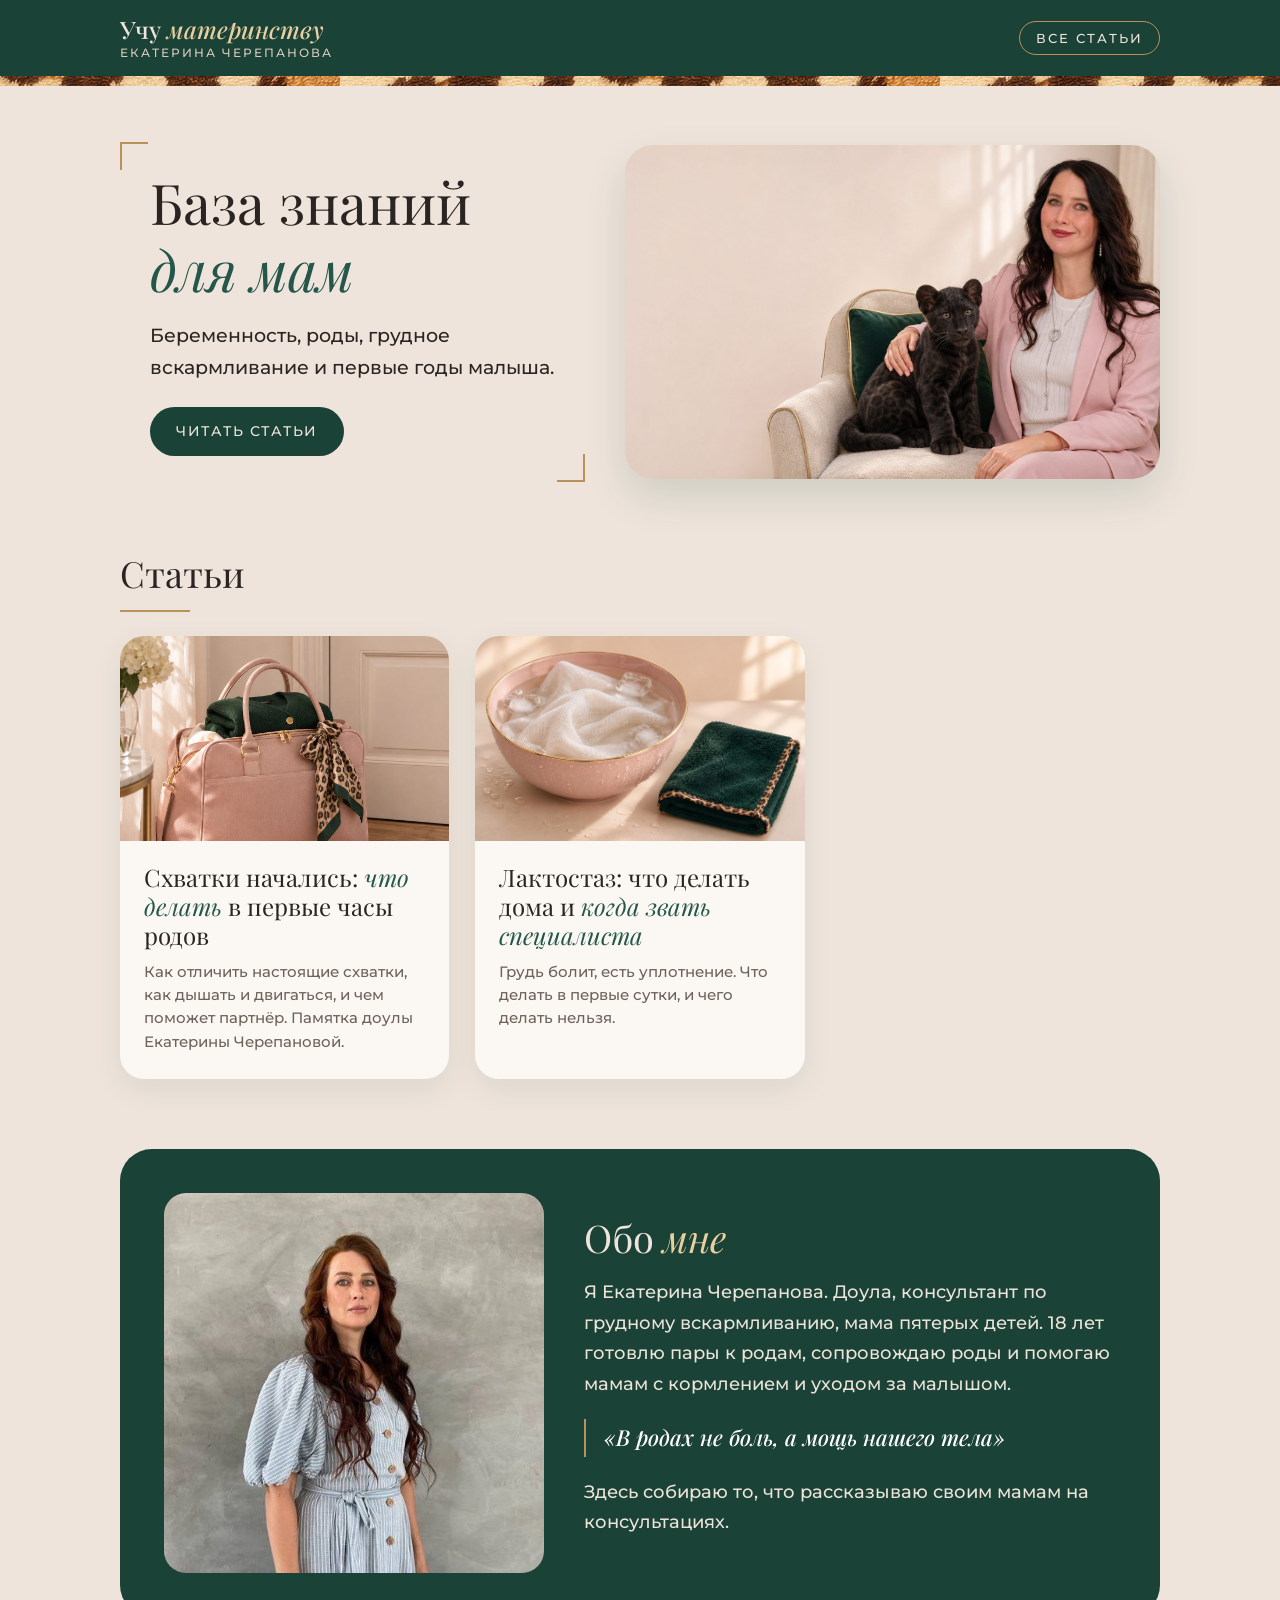
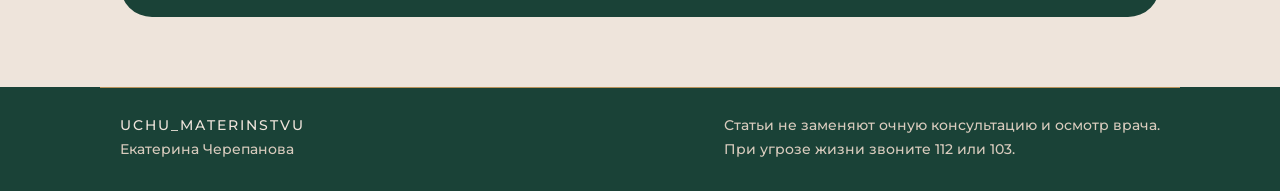
<file: index.html>
<!doctype html>
<html lang="ru"><head>
<meta charset="utf-8"><meta name="viewport" content="width=device-width,initial-scale=1">
<title>Учу материнству: база знаний Екатерины Черепановой</title>
<meta name="description" content="Беременность, роды, грудное вскармливание и первые годы малыша.">
<link rel="canonical" href="https://uchumaterinstvu.ru/">
<meta property="og:type" content="website"><meta property="og:title" content="Учу материнству: база знаний Екатерины Черепановой">
<meta property="og:description" content="Беременность, роды, грудное вскармливание и первые годы малыша."><meta property="og:url" content="https://uchumaterinstvu.ru/">
<meta property="og:locale" content="ru_RU"><meta property="og:site_name" content="Учу материнству"><meta property="og:image" content="https://uchumaterinstvu.ru/img/hero.jpg">
<link rel="stylesheet" href="/style.css">
</head><body>
<header><div class="wrap"><a class="brand" href="/">Учу <em>материнству</em><small>Екатерина Черепанова</small></a>
<nav><a href="/#articles">Все статьи</a></nav></div></header>
<div class="leo"></div>
<main><div class="wrap">
<section class="hero"><div class="bracket"><h1>База знаний <em>для мам</em></h1><p>Беременность, роды, грудное вскармливание и первые годы малыша.</p>
<a class="btn" href="#articles">Читать статьи</a></div><img src="/img/hero.jpg" alt="Екатерина Черепанова"></section>
<h2 class="section-title serif" id="articles">Статьи</h2><section class="cards"><a class='card' href='/shvatki-nachalis-chto-delat/'><img src='/img/shv_cover.jpg' alt=''><div class='in'><h3>Схватки начались: <em>что делать</em> в первые часы родов</h3><p>Как отличить настоящие схватки, как дышать и двигаться, и чем поможет партнёр. Памятка доулы Екатерины Черепановой.</p></div></a><a class='card' href='/laktostaz-chto-delat/'><img src='/img/lak_cover.jpg' alt=''><div class='in'><h3>Лактостаз: что делать дома и <em>когда звать специалиста</em></h3><p>Грудь болит, есть уплотнение. Что делать в первые сутки, и чего делать нельзя.</p></div></a></section>
<section class="about"><img src="/img/about.jpg" alt="Екатерина Черепанова"><div><h2>Обо <em>мне</em></h2>
<p>Я Екатерина Черепанова. Доула, консультант по грудному вскармливанию, мама пятерых детей.
18 лет готовлю пары к родам, сопровождаю роды и помогаю мамам с кормлением и уходом за малышом.</p>
<div class="quote">«В родах не боль, а мощь нашего тела»</div>
<p>Здесь собираю то, что рассказываю своим мамам на консультациях.</p>
</div></section></div></main>
<footer><div class="wrap"><span><b>UCHU_MATERINSTVU</b><br>Екатерина Черепанова</span>
<span>Статьи не заменяют очную консультацию и осмотр врача.<br>При угрозе жизни звоните 112 или 103.</span></div></footer>
</body></html>
</file>
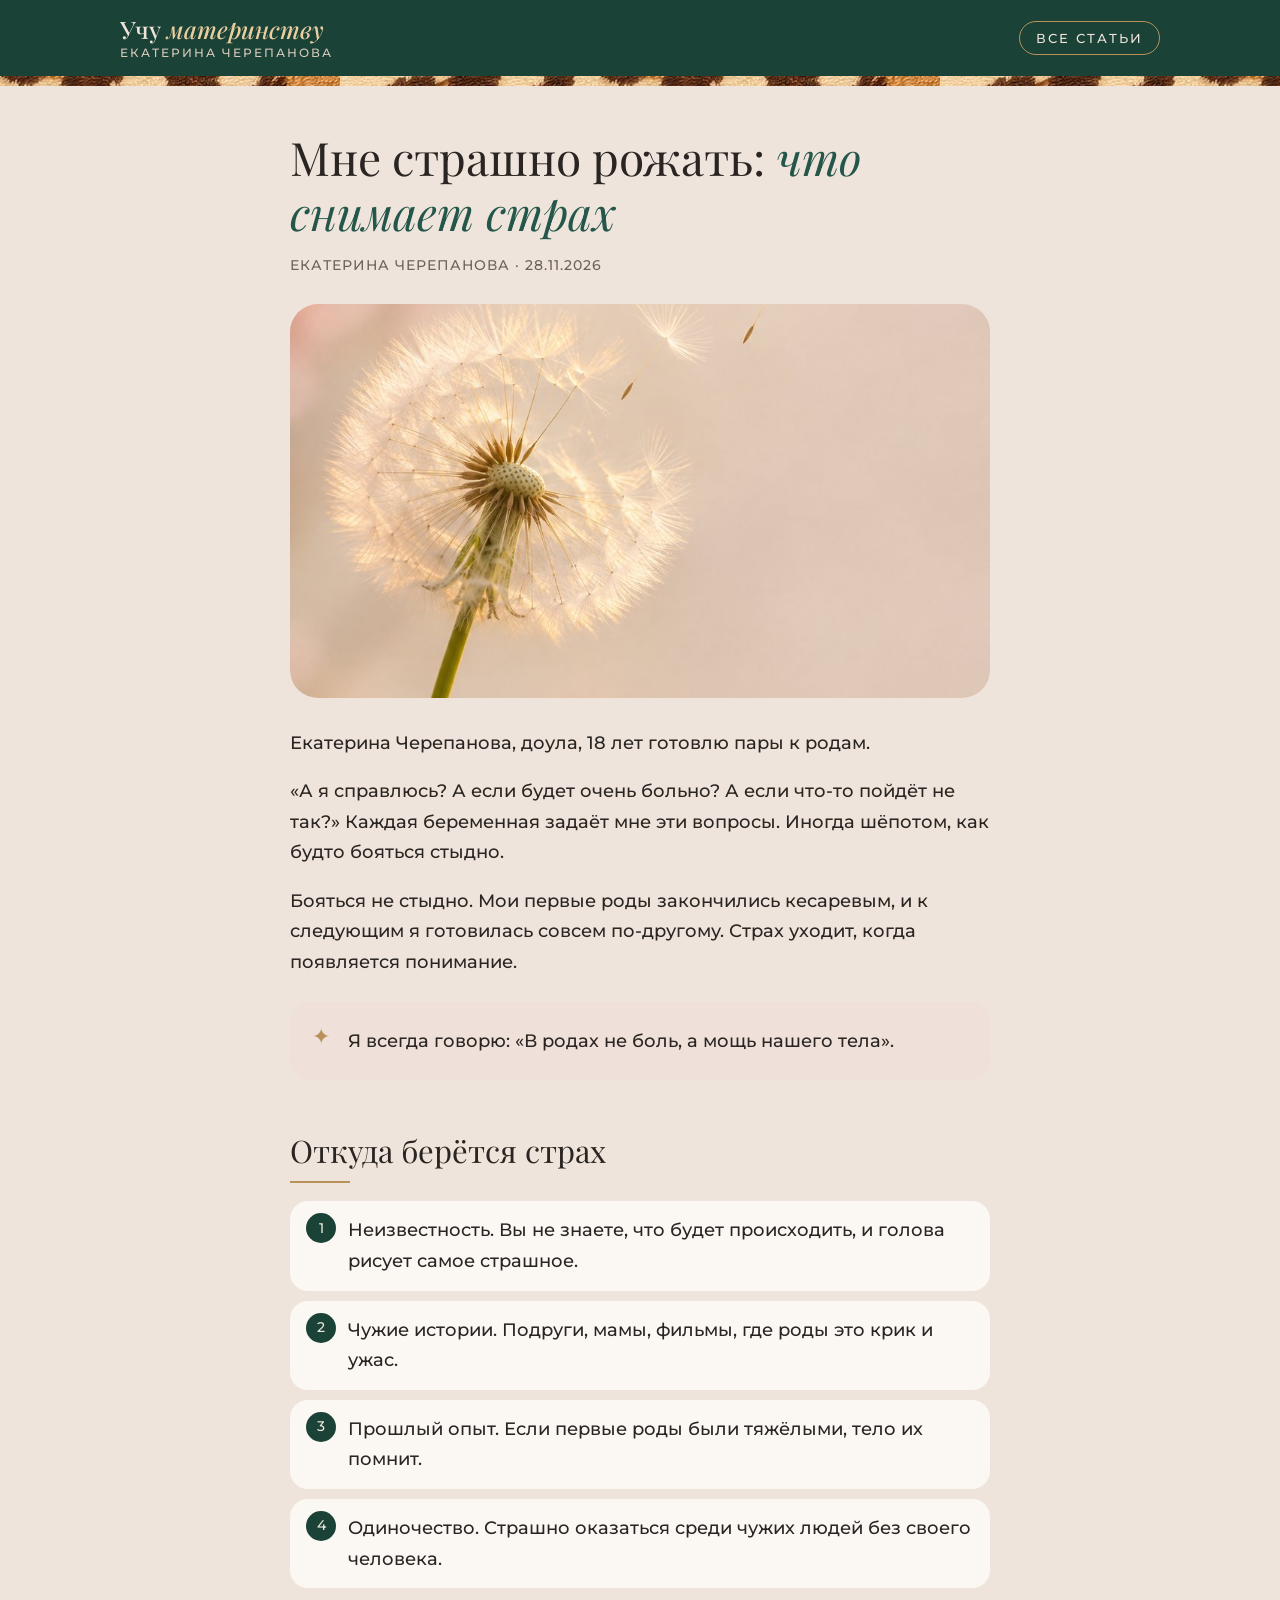
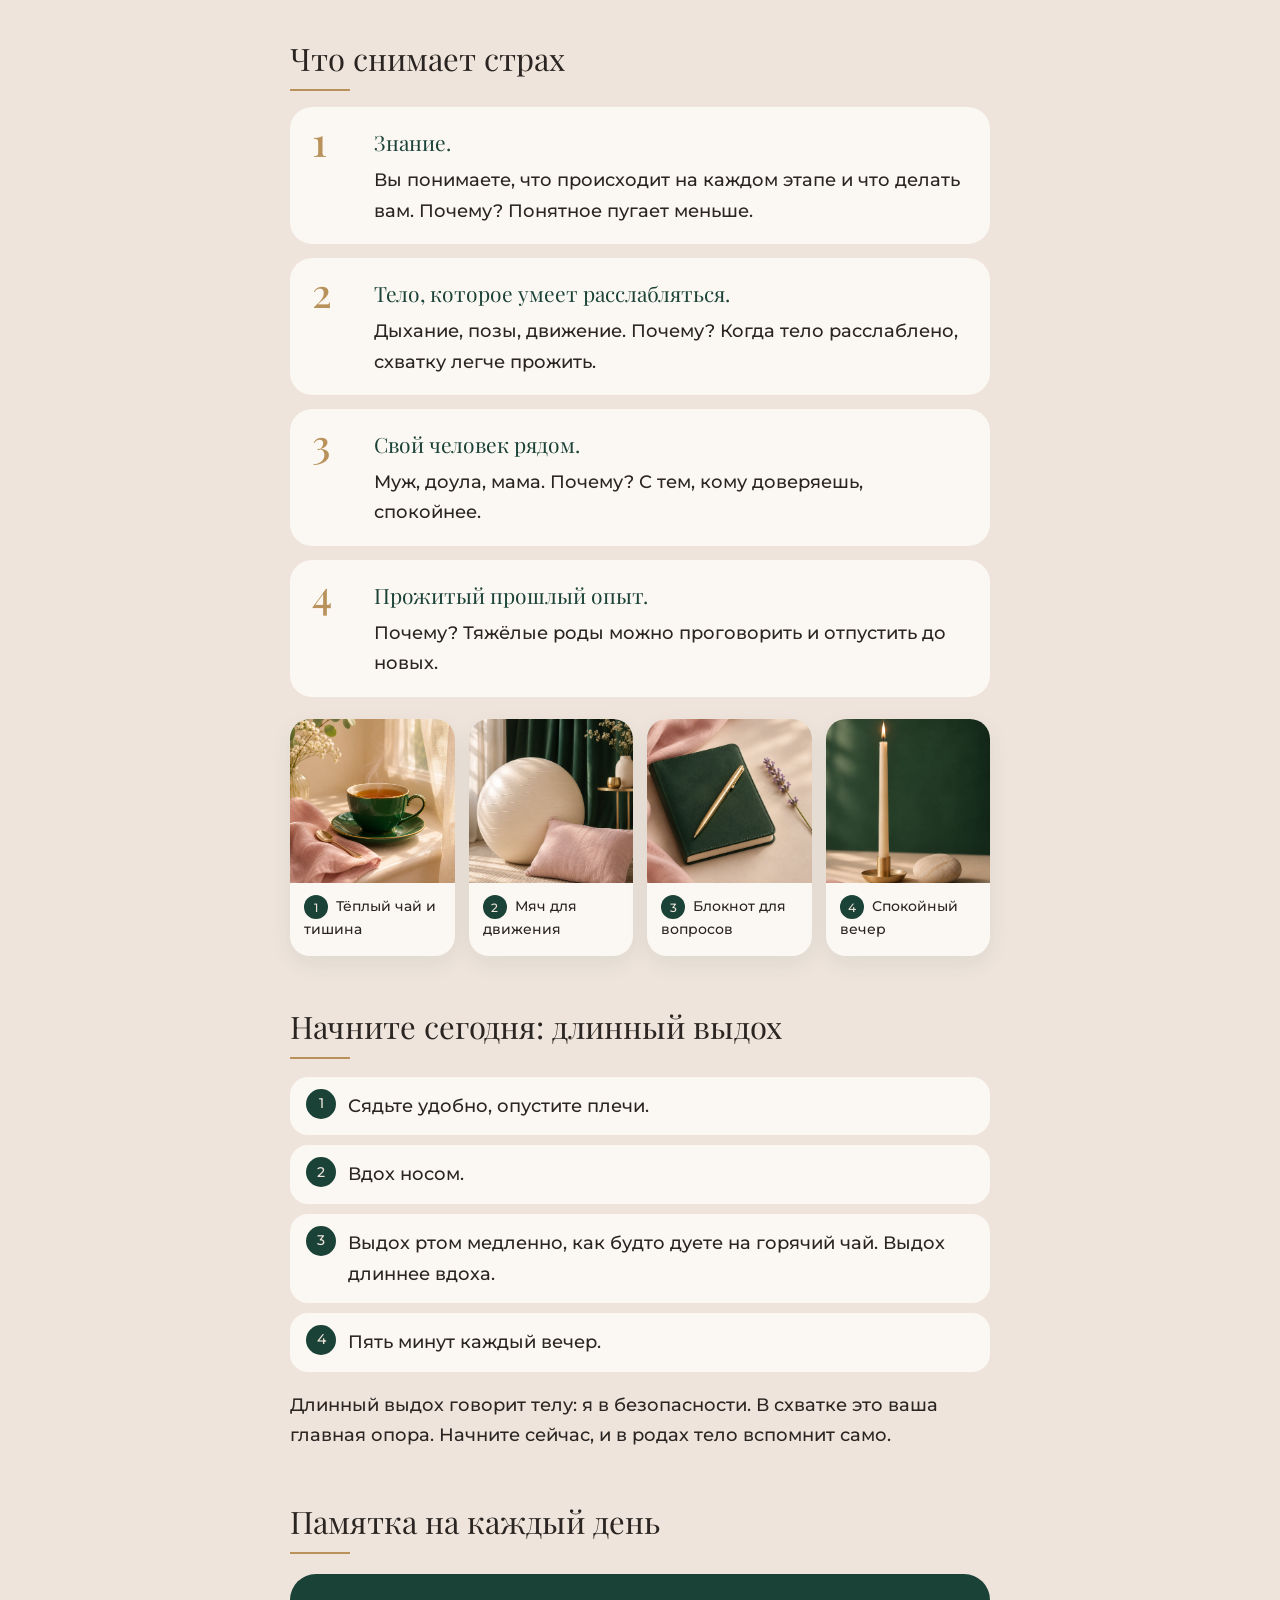
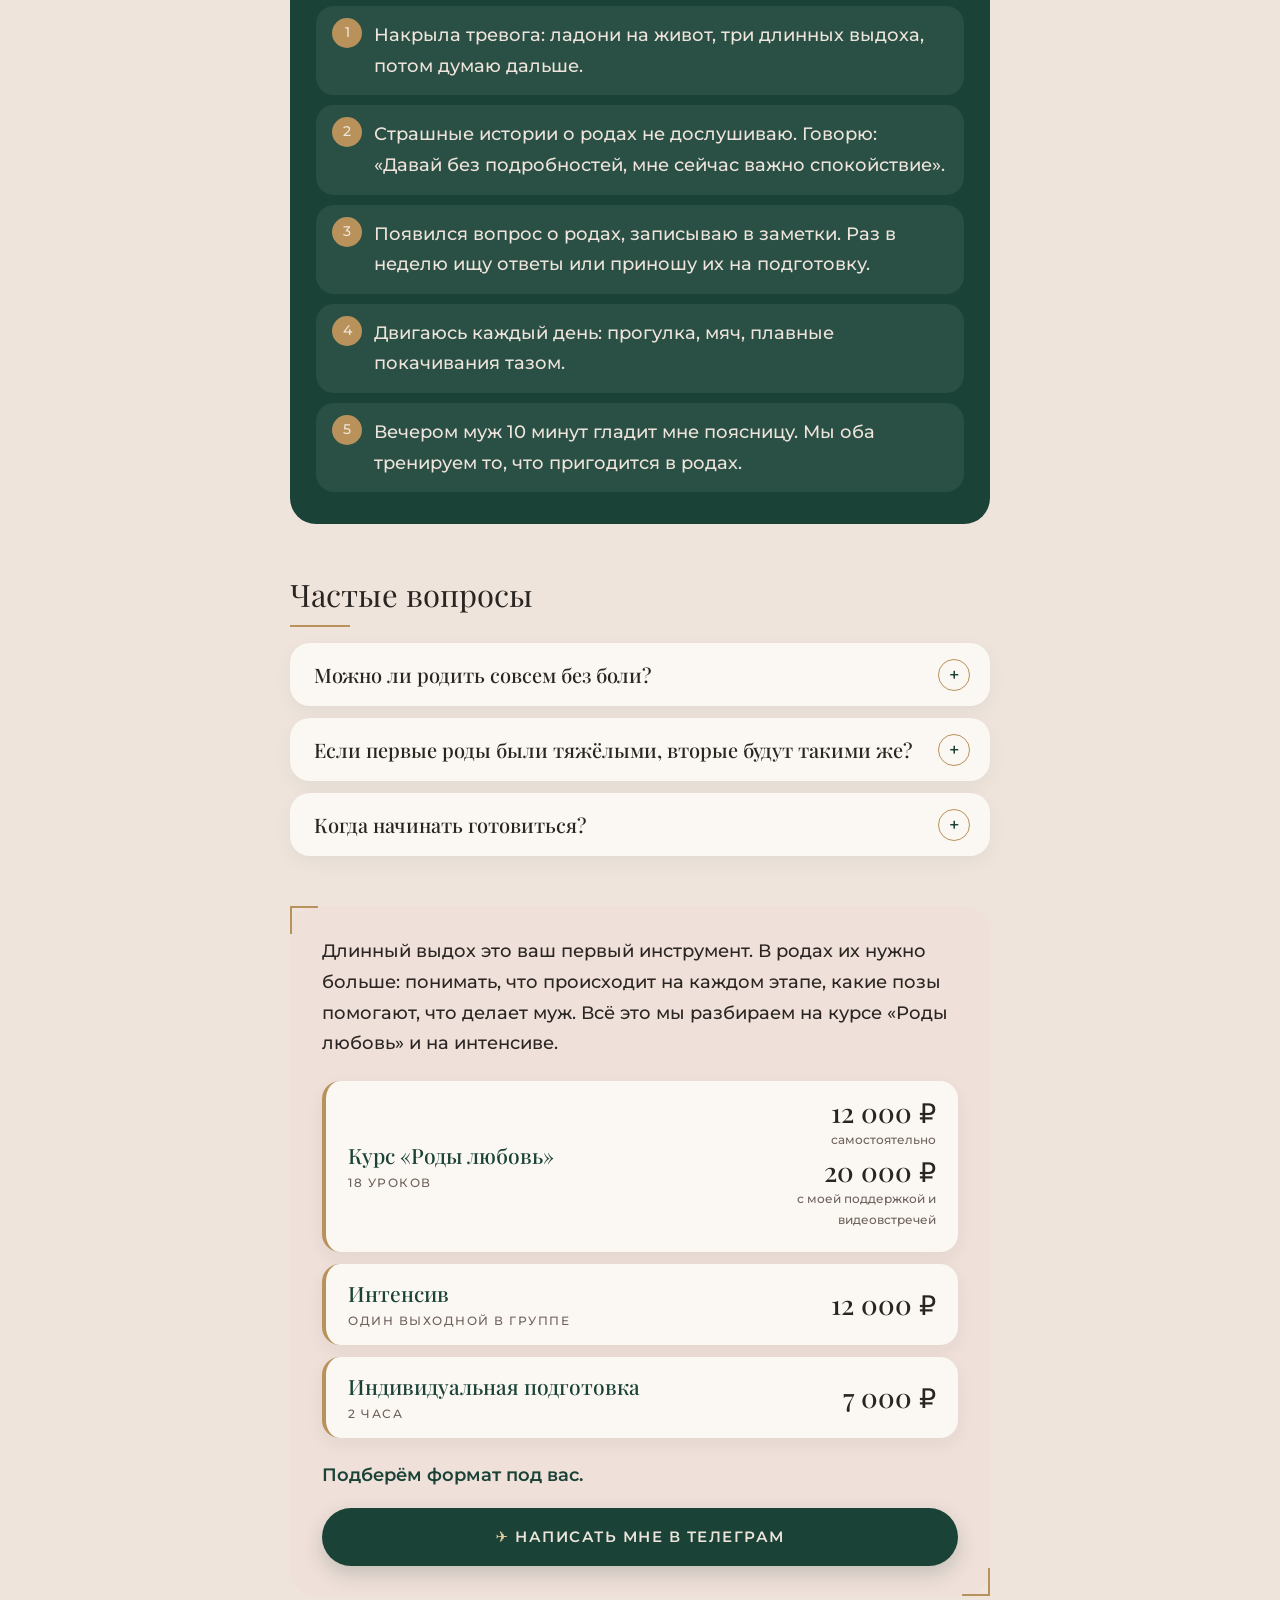
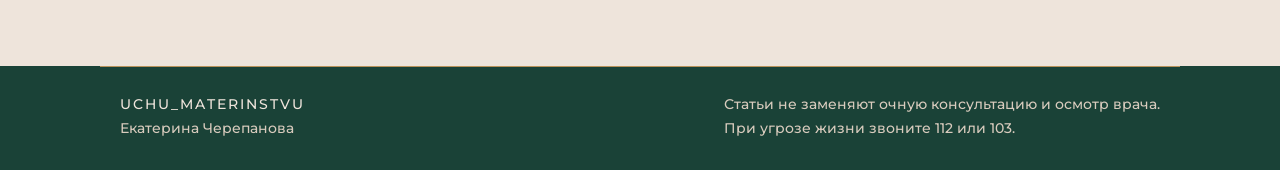
<file: boyus-rozhat/index.html>
<!doctype html>
<html lang="ru"><head>
<meta charset="utf-8"><meta name="viewport" content="width=device-width,initial-scale=1">
<title>Мне страшно рожать: что снимает страх</title>
<meta name="description" content="Откуда берётся страх родов, что помогает прийти в роды спокойной и одно упражнение, которое можно начать сегодня вечером.">
<link rel="canonical" href="https://uchumaterinstvu.ru/boyus-rozhat/"><meta name="robots" content="noindex, nofollow">
<meta property="og:type" content="article"><meta property="og:title" content="Мне страшно рожать: что снимает страх">
<meta property="og:description" content="Откуда берётся страх родов, что помогает прийти в роды спокойной и одно упражнение, которое можно начать сегодня вечером."><meta property="og:url" content="https://uchumaterinstvu.ru/boyus-rozhat/">
<meta property="og:locale" content="ru_RU"><meta property="og:site_name" content="Учу материнству"><meta property="og:image" content="https://uchumaterinstvu.ru/img/strah_inner.jpg">
<link rel="stylesheet" href="/style.css">
</head><body>
<header><div class="wrap"><a class="brand" href="/">Учу <em>материнству</em><small>Екатерина Черепанова</small></a>
<nav><a href="/#articles">Все статьи</a></nav></div></header>
<div class="leo"></div>
<main><div class='narrow'><article><h1>Мне страшно рожать: <em>что снимает страх</em></h1><p class='meta'>Екатерина Черепанова · 28.11.2026</p><img class='cover' src='/img/strah_inner.jpg' alt=''><p>Екатерина Черепанова, доула, 18 лет готовлю пары к родам.</p>
<p>«А я справлюсь? А если будет очень больно? А если что-то пойдёт не так?» Каждая беременная задаёт мне эти вопросы. Иногда шёпотом, как будто бояться стыдно.</p>
<p>Бояться не стыдно. Мои первые роды закончились кесаревым, и к следующим я готовилась совсем по-другому. Страх уходит, когда появляется понимание.</p>
<div class="note">
<p>Я всегда говорю: «В родах не боль, а мощь нашего тела».</p>
</div>
<h2>Откуда берётся страх</h2>
<ol>
<li>Неизвестность. Вы не знаете, что будет происходить, и голова рисует самое страшное.</li>
<li>Чужие истории. Подруги, мамы, фильмы, где роды это крик и ужас.</li>
<li>Прошлый опыт. Если первые роды были тяжёлыми, тело их помнит.</li>
<li>Одиночество. Страшно оказаться среди чужих людей без своего человека.</li>
</ol>
<h2>Что снимает страх</h2>
<div class='tip'><span class='n'>1</span><b>Знание.</b>Вы понимаете, что происходит на каждом этапе и что делать вам. Почему? Понятное пугает меньше.</div>
<div class='tip'><span class='n'>2</span><b>Тело, которое умеет расслабляться.</b>Дыхание, позы, движение. Почему? Когда тело расслаблено, схватку легче прожить.</div>
<div class='tip'><span class='n'>3</span><b>Свой человек рядом.</b>Муж, доула, мама. Почему? С тем, кому доверяешь, спокойнее.</div>
<div class='tip'><span class='n'>4</span><b>Прожитый прошлый опыт.</b>Почему? Тяжёлые роды можно проговорить и отпустить до новых.</div>
<div class="poses">
<figure><img src="/img/strah_g1.jpg" alt="Чашка тёплого чая"><figcaption><b>1</b>Тёплый чай и тишина</figcaption></figure>
<figure><img src="/img/strah_g2.jpg" alt="Мяч для родов и подушка"><figcaption><b>2</b>Мяч для движения</figcaption></figure>
<figure><img src="/img/strah_g3.jpg" alt="Блокнот и лаванда"><figcaption><b>3</b>Блокнот для вопросов</figcaption></figure>
<figure><img src="/img/strah_candle.jpg" alt="Свеча и камень"><figcaption><b>4</b>Спокойный вечер</figcaption></figure>
</div>

<h2>Начните сегодня: длинный выдох</h2>
<ol>
<li>Сядьте удобно, опустите плечи.</li>
<li>Вдох носом.</li>
<li>Выдох ртом медленно, как будто дуете на горячий чай. Выдох длиннее вдоха.</li>
<li>Пять минут каждый вечер.</li>
</ol>
<p>Длинный выдох говорит телу: я в безопасности. В схватке это ваша главная опора. Начните сейчас, и в родах тело вспомнит само.</p>
<h2>Памятка на каждый день</h2>
<div class="memo">
<ol>
<li>Накрыла тревога: ладони на живот, три длинных выдоха, потом думаю дальше.</li>
<li>Страшные истории о родах не дослушиваю. Говорю: «Давай без подробностей, мне сейчас важно спокойствие».</li>
<li>Появился вопрос о родах, записываю в заметки. Раз в неделю ищу ответы или приношу их на подготовку.</li>
<li>Двигаюсь каждый день: прогулка, мяч, плавные покачивания тазом.</li>
<li>Вечером муж 10 минут гладит мне поясницу. Мы оба тренируем то, что пригодится в родах.</li>
</ol>
</div>
<h2>Частые вопросы</h2>
<details class='faq'><summary>Можно ли родить совсем без боли?</summary><p>Нет, и я честно это говорю. Облегчить ощущения можно: дыхание, позы, движение, свой человек рядом.</p></details>
<details class='faq'><summary>Если первые роды были тяжёлыми, вторые будут такими же?</summary><p>Не обязательно. Каждые роды разные: другой малыш, другой срок, другая вы.</p></details>
<details class='faq'><summary>Когда начинать готовиться?</summary><p>Чем раньше, тем спокойнее. Начать можно на любом сроке.</p></details><div class='cta bracket'><p>Длинный выдох это ваш первый инструмент. В родах их нужно больше: понимать, что происходит на каждом этапе, какие позы помогают, что делает муж. Всё это мы разбираем на курсе «Роды любовь» и на интенсиве.</p>
<div class='offers'><div class='offer'><div class='o-name'>Курс «Роды любовь»<small>18 уроков</small></div><div class='o-price'><span class='p'>12 000 ₽</span><span class='pl'>самостоятельно</span><span class='p'>20 000 ₽</span><span class='pl'>с моей поддержкой и видеовстречей</span></div></div><div class='offer'><div class='o-name'>Интенсив<small>один выходной в группе</small></div><div class='o-price'><span class='p'>12 000 ₽</span></div></div><div class='offer'><div class='o-name'>Индивидуальная подготовка<small>2 часа</small></div><div class='o-price'><span class='p'>7 000 ₽</span></div></div></div>
<p>Подберём формат под вас.</p>
<p><a class="btn tg" href="https://t.me/Uchu_materinstvu" target="_blank" rel="noopener">Написать мне в Телеграм</a></p></div></article></div></main>
<footer><div class="wrap"><span><b>UCHU_MATERINSTVU</b><br>Екатерина Черепанова</span>
<span>Статьи не заменяют очную консультацию и осмотр врача.<br>При угрозе жизни звоните 112 или 103.</span></div></footer>
</body></html>
</file>
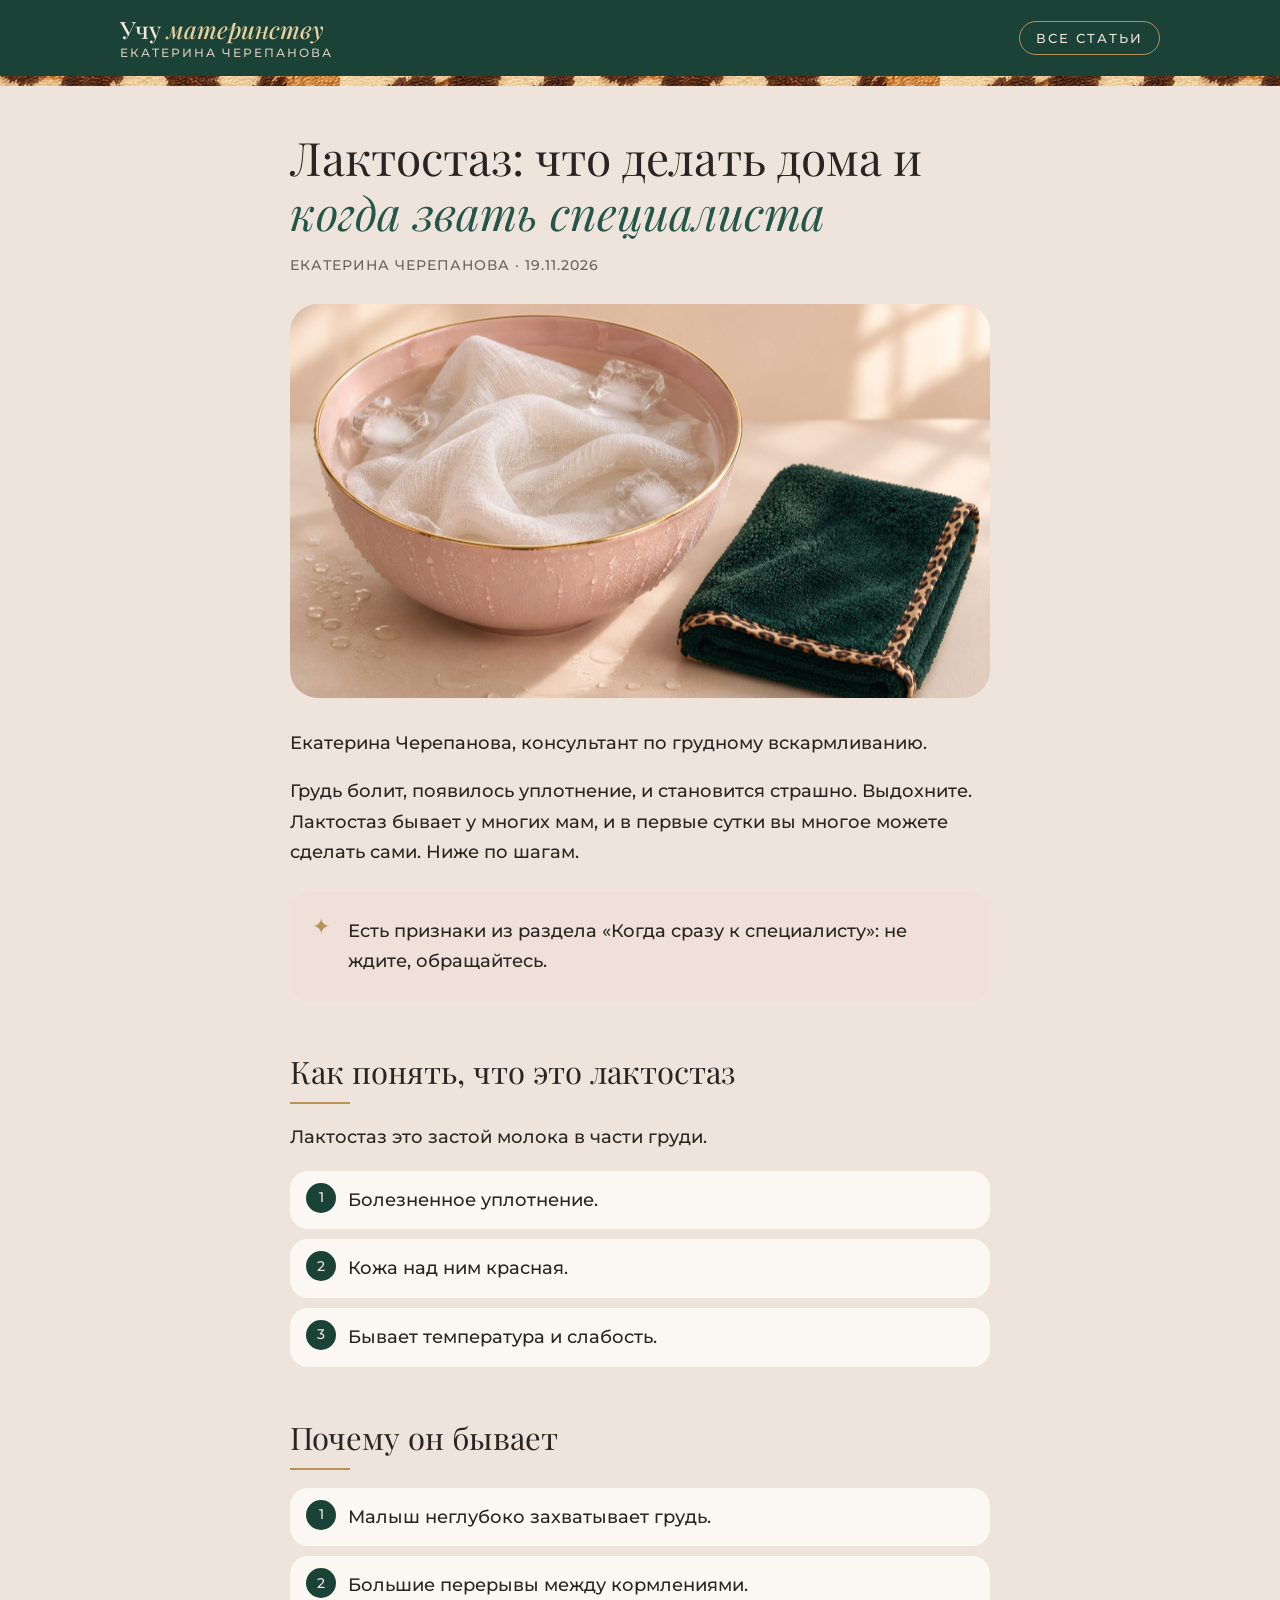
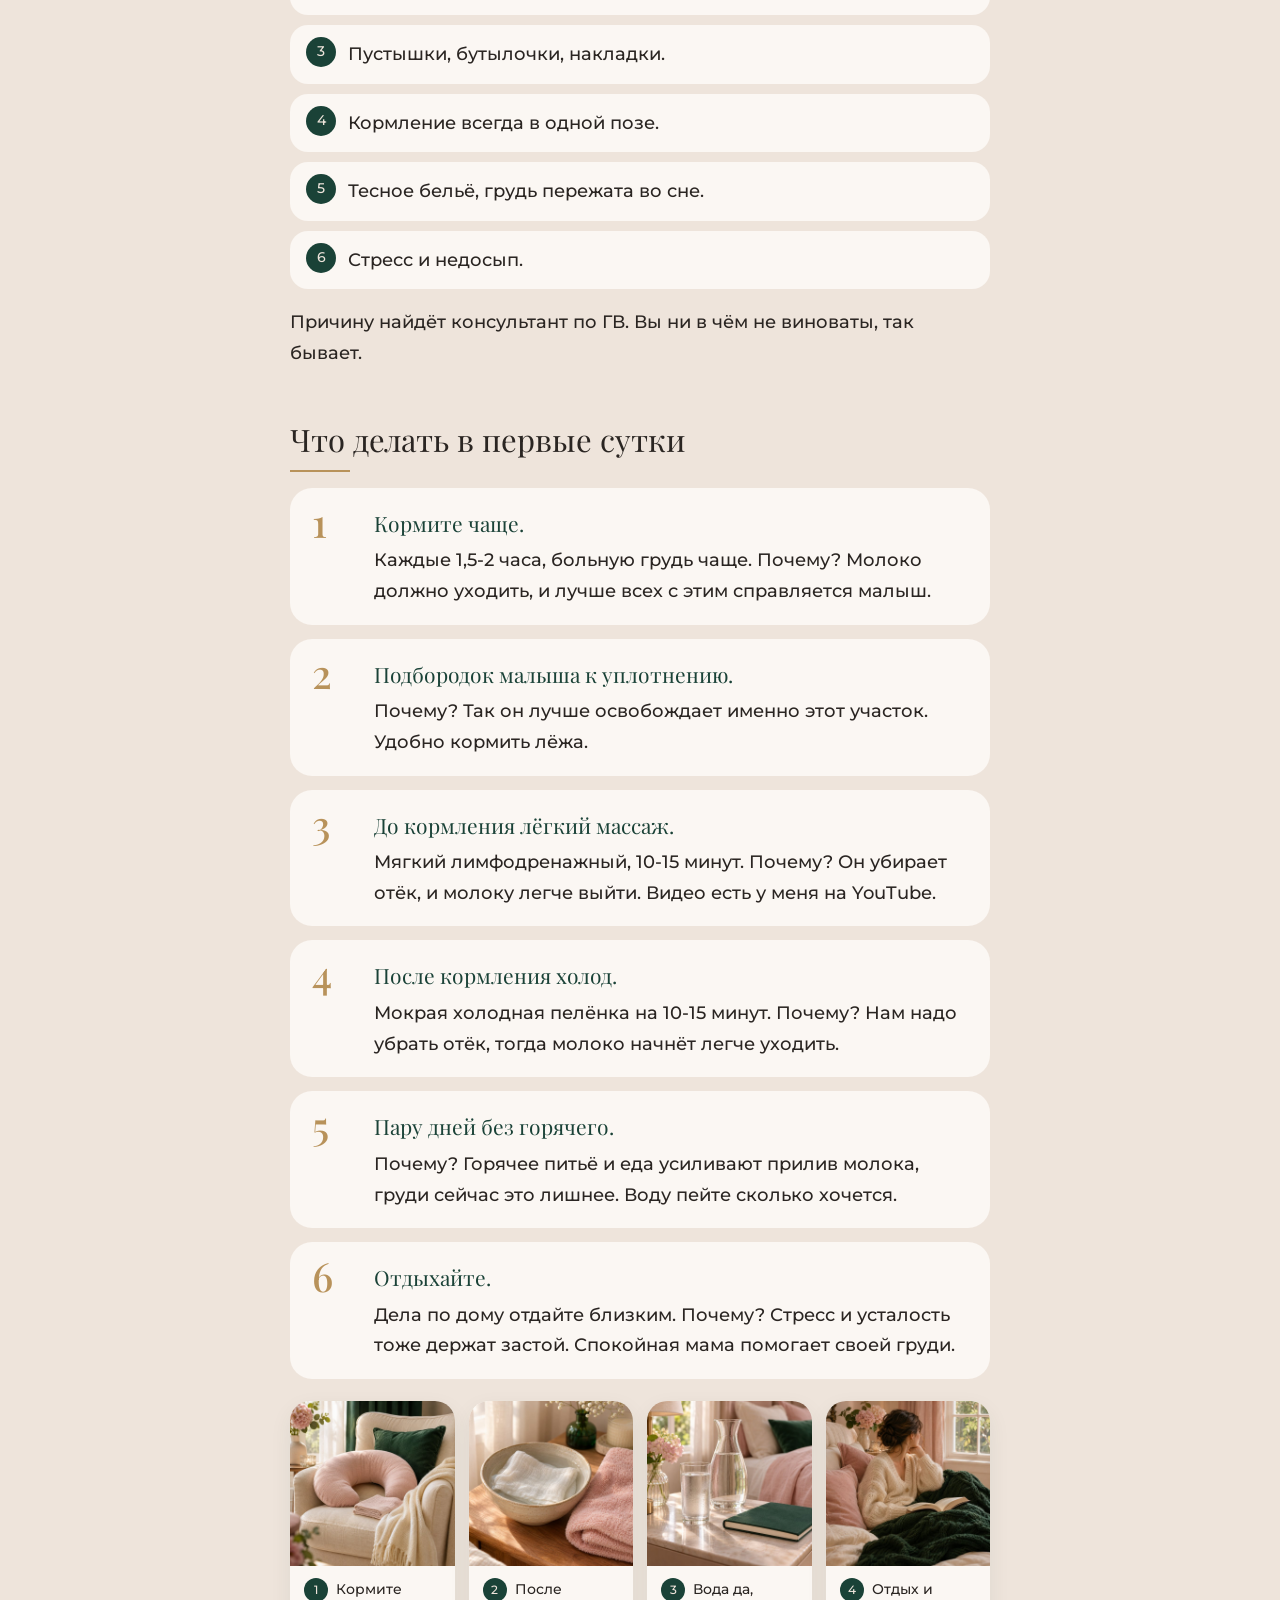
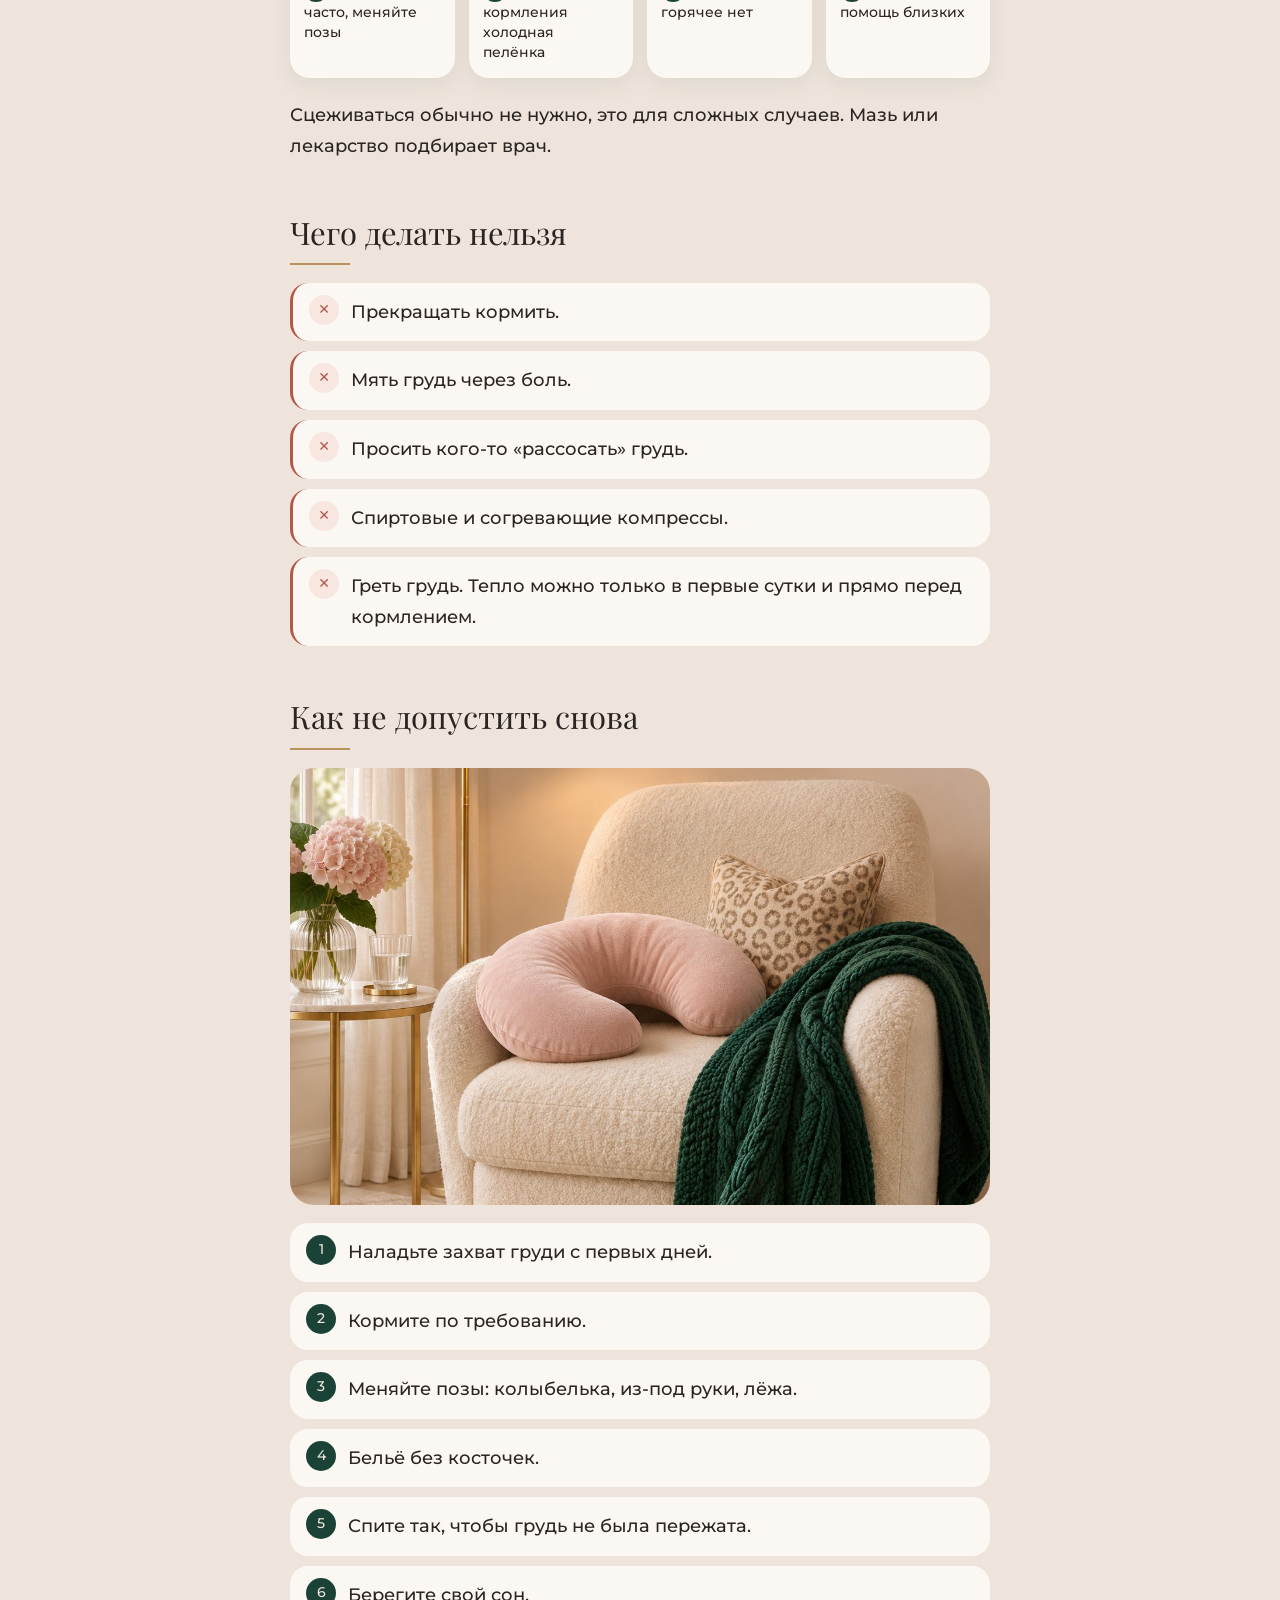
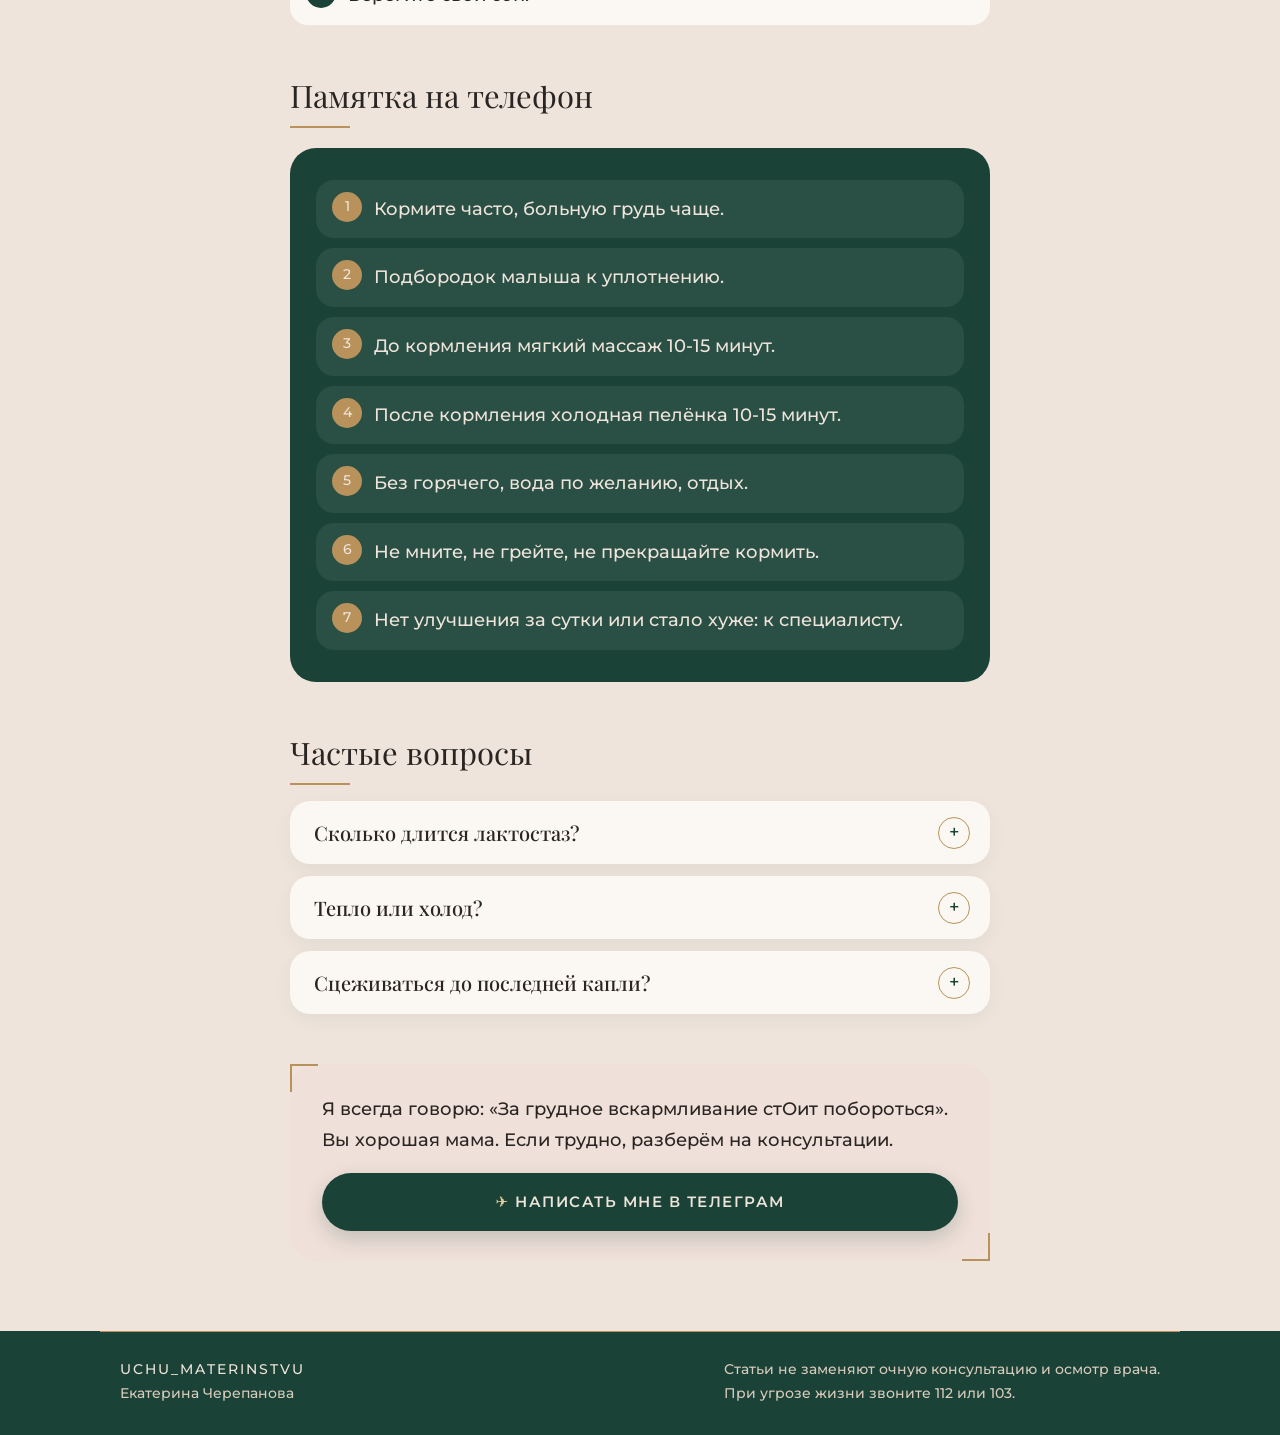
<file: laktostaz-chto-delat/index.html>
<!doctype html>
<html lang="ru"><head>
<meta charset="utf-8"><meta name="viewport" content="width=device-width,initial-scale=1">
<title>Лактостаз: что делать дома и когда звать специалиста</title>
<meta name="description" content="Грудь болит, есть уплотнение. Что делать в первые сутки, и чего делать нельзя.">
<link rel="canonical" href="https://uchumaterinstvu.ru/laktostaz-chto-delat/">
<meta property="og:type" content="article"><meta property="og:title" content="Лактостаз: что делать дома и когда звать специалиста">
<meta property="og:description" content="Грудь болит, есть уплотнение. Что делать в первые сутки, и чего делать нельзя."><meta property="og:url" content="https://uchumaterinstvu.ru/laktostaz-chto-delat/">
<meta property="og:locale" content="ru_RU"><meta property="og:site_name" content="Учу материнству"><meta property="og:image" content="https://uchumaterinstvu.ru/img/lak_cover.jpg">
<link rel="stylesheet" href="/style.css">
</head><body>
<header><div class="wrap"><a class="brand" href="/">Учу <em>материнству</em><small>Екатерина Черепанова</small></a>
<nav><a href="/#articles">Все статьи</a></nav></div></header>
<div class="leo"></div>
<main><div class='narrow'><article><h1>Лактостаз: что делать дома и <em>когда звать специалиста</em></h1><p class='meta'>Екатерина Черепанова · 19.11.2026</p><img class='cover' src='/img/lak_cover.jpg' alt=''><p>Екатерина Черепанова, консультант по грудному вскармливанию.</p>
<p>Грудь болит, появилось уплотнение, и становится страшно. Выдохните. Лактостаз бывает у многих мам, и в первые сутки вы многое можете сделать сами. Ниже по шагам.</p>
<div class="note">
<p>Есть признаки из раздела «Когда сразу к специалисту»: не ждите, обращайтесь.</p>
</div>
<h2>Как понять, что это лактостаз</h2>
<p>Лактостаз это застой молока в части груди.</p>
<ol>
<li>Болезненное уплотнение.</li>
<li>Кожа над ним красная.</li>
<li>Бывает температура и слабость.</li>
</ol>
<h2>Почему он бывает</h2>
<ol>
<li>Малыш неглубоко захватывает грудь.</li>
<li>Большие перерывы между кормлениями.</li>
<li>Пустышки, бутылочки, накладки.</li>
<li>Кормление всегда в одной позе.</li>
<li>Тесное бельё, грудь пережата во сне.</li>
<li>Стресс и недосып.</li>
</ol>
<p>Причину найдёт консультант по ГВ. Вы ни в чём не виноваты, так бывает.</p>
<h2>Что делать в первые сутки</h2>
<div class='tip'><span class='n'>1</span><b>Кормите чаще.</b>Каждые 1,5-2 часа, больную грудь чаще. Почему? Молоко должно уходить, и лучше всех с этим справляется малыш.</div>
<div class='tip'><span class='n'>2</span><b>Подбородок малыша к уплотнению.</b>Почему? Так он лучше освобождает именно этот участок. Удобно кормить лёжа.</div>
<div class='tip'><span class='n'>3</span><b>До кормления лёгкий массаж.</b>Мягкий лимфодренажный, 10-15 минут. Почему? Он убирает отёк, и молоку легче выйти. Видео есть у меня на YouTube.</div>
<div class='tip'><span class='n'>4</span><b>После кормления холод.</b>Мокрая холодная пелёнка на 10-15 минут. Почему? Нам надо убрать отёк, тогда молоко начнёт легче уходить.</div>
<div class='tip'><span class='n'>5</span><b>Пару дней без горячего.</b>Почему? Горячее питьё и еда усиливают прилив молока, груди сейчас это лишнее. Воду пейте сколько хочется.</div>
<div class='tip'><span class='n'>6</span><b>Отдыхайте.</b>Дела по дому отдайте близким. Почему? Стресс и усталость тоже держат застой. Спокойная мама помогает своей груди.</div>
<div class="poses">
<figure><img src="/img/lak_pillow.jpg" alt="Уголок для кормления с подушкой"><figcaption><b>1</b>Кормите часто, меняйте позы</figcaption></figure>
<figure><img src="/img/feed_cold.jpg" alt="Холодная мокрая пелёнка"><figcaption><b>2</b>После кормления холодная пелёнка</figcaption></figure>
<figure><img src="/img/lak_water.jpg" alt="Стакан воды"><figcaption><b>3</b>Вода да, горячее нет</figcaption></figure>
<figure><img src="/img/lak_rest.jpg" alt="Мама отдыхает в постели"><figcaption><b>4</b>Отдых и помощь близких</figcaption></figure>
</div>

<p>Сцеживаться обычно не нужно, это для сложных случаев. Мазь или лекарство подбирает врач.</p>
<h2>Чего делать нельзя</h2>
<div class="dont">
<ol>
<li>Прекращать кормить.</li>
<li>Мять грудь через боль.</li>
<li>Просить кого-то «рассосать» грудь.</li>
<li>Спиртовые и согревающие компрессы.</li>
<li>Греть грудь. Тепло можно только в первые сутки и прямо перед кормлением.</li>
</ol>
</div>
<h2>Как не допустить снова</h2>
<p><img alt="Уголок для кормления: кресло и подушка" src="/img/lak_corner.jpg" /></p>
<ol>
<li>Наладьте захват груди с первых дней.</li>
<li>Кормите по требованию.</li>
<li>Меняйте позы: колыбелька, из-под руки, лёжа.</li>
<li>Бельё без косточек.</li>
<li>Спите так, чтобы грудь не была пережата.</li>
<li>Берегите свой сон.</li>
</ol>
<h2>Памятка на телефон</h2>
<div class="memo">
<ol>
<li>Кормите часто, больную грудь чаще.</li>
<li>Подбородок малыша к уплотнению.</li>
<li>До кормления мягкий массаж 10-15 минут.</li>
<li>После кормления холодная пелёнка 10-15 минут.</li>
<li>Без горячего, вода по желанию, отдых.</li>
<li>Не мните, не грейте, не прекращайте кормить.</li>
<li>Нет улучшения за сутки или стало хуже: к специалисту.</li>
</ol>
</div>
<h2>Частые вопросы</h2>
<details class='faq'><summary>Сколько длится лактостаз?</summary><p>По-разному. За сутки не легче: нужна очная помощь.</p></details>
<details class='faq'><summary>Тепло или холод?</summary><p>После кормления холод. Тепло только в первые сутки перед кормлением.</p></details>
<details class='faq'><summary>Сцеживаться до последней капли?</summary><p>Нет. Сцеживание нужно в сложных случаях, их разбираем с консультантом.</p></details><div class='cta bracket'><p>Я всегда говорю: «За грудное вскармливание стОит побороться». Вы хорошая мама. Если трудно, разберём на консультации.</p>
<p><a class="btn tg" href="https://t.me/Uchu_materinstvu" target="_blank" rel="noopener">Написать мне в Телеграм</a></p></div></article></div></main>
<footer><div class="wrap"><span><b>UCHU_MATERINSTVU</b><br>Екатерина Черепанова</span>
<span>Статьи не заменяют очную консультацию и осмотр врача.<br>При угрозе жизни звоните 112 или 103.</span></div></footer>
</body></html>
</file>
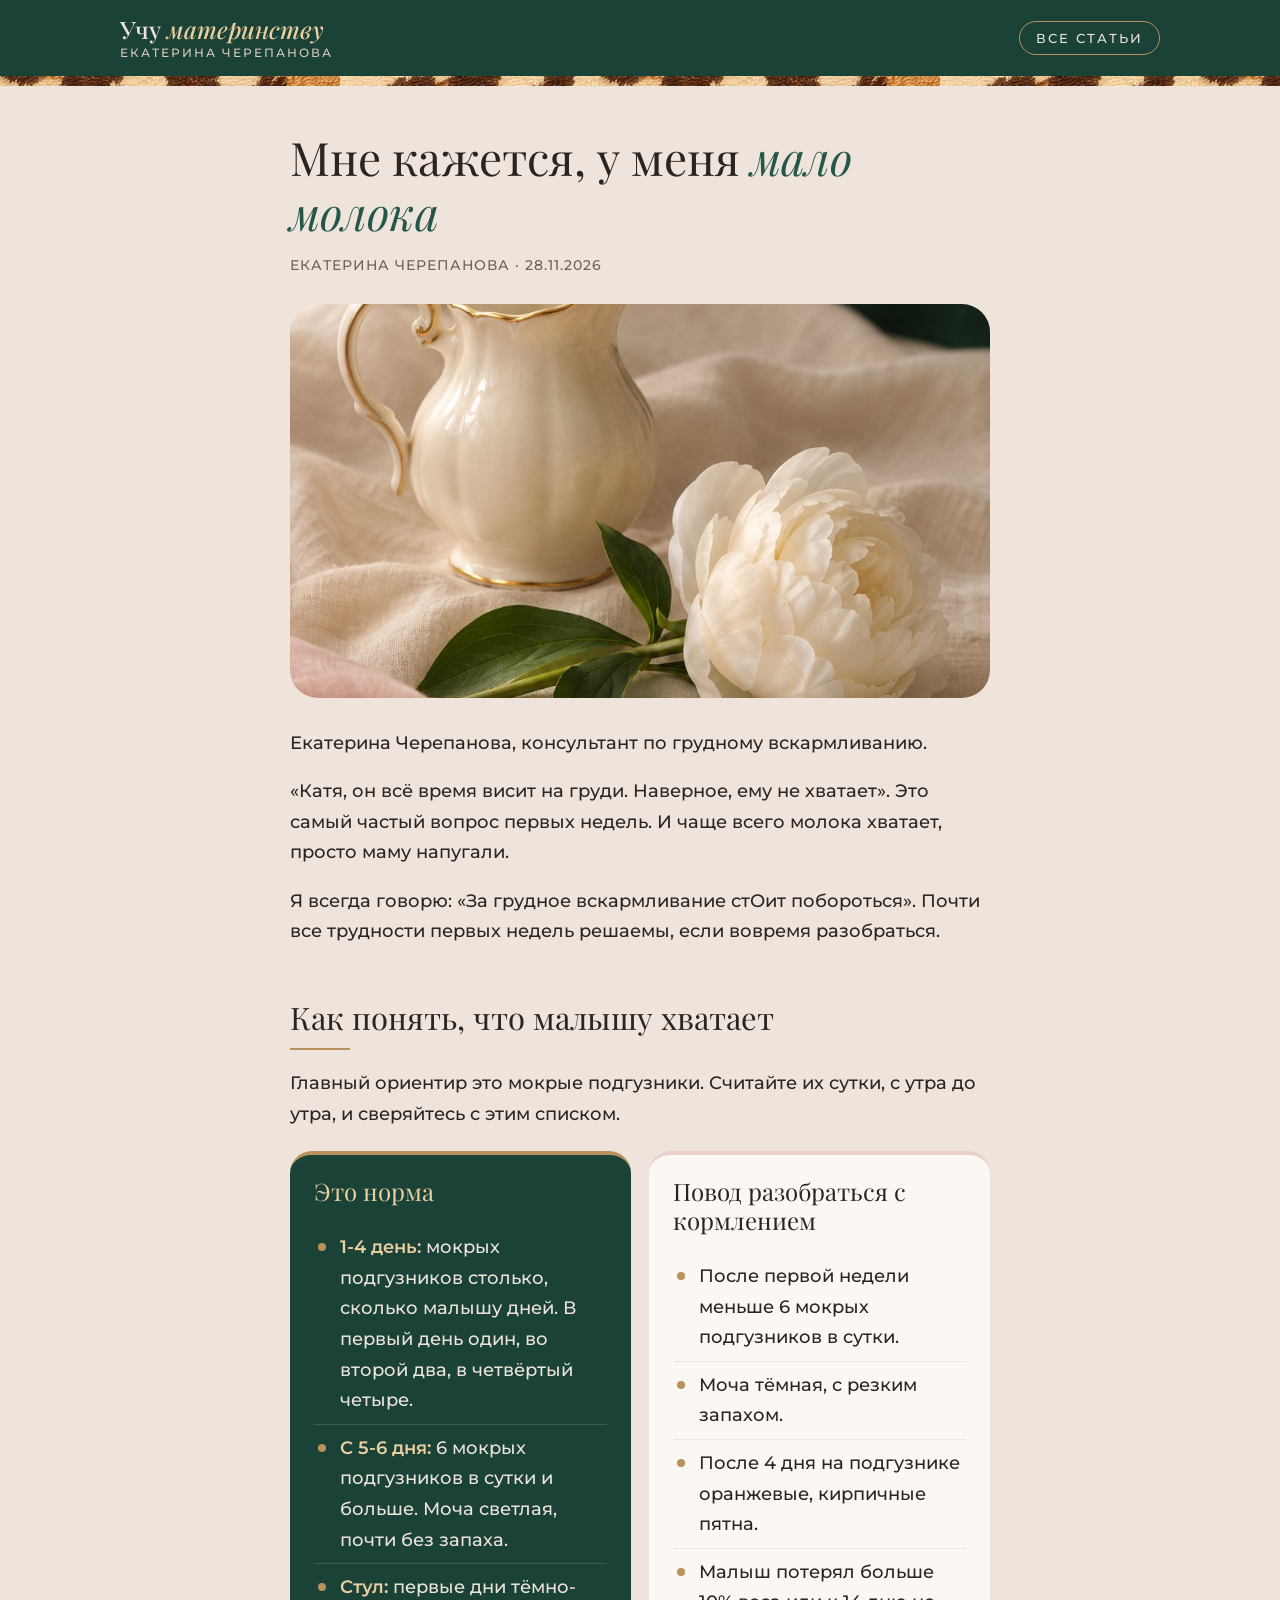
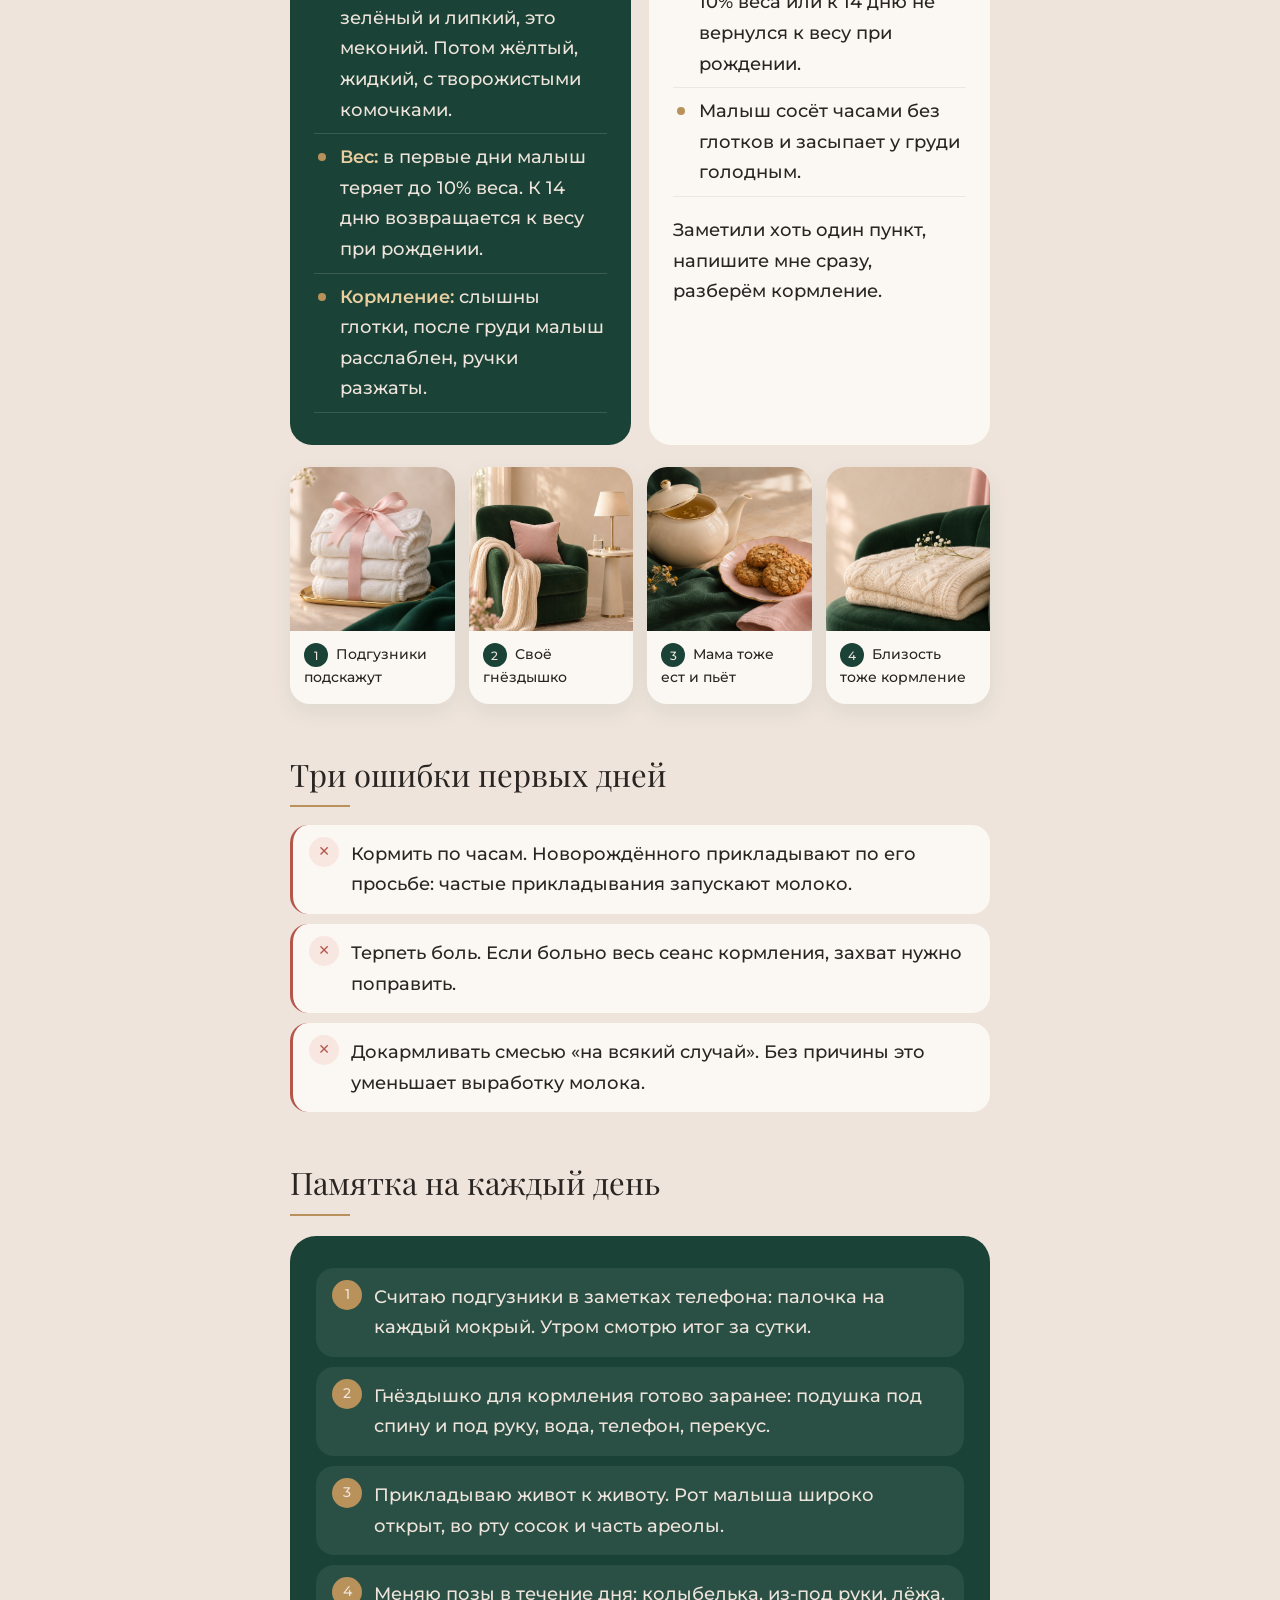
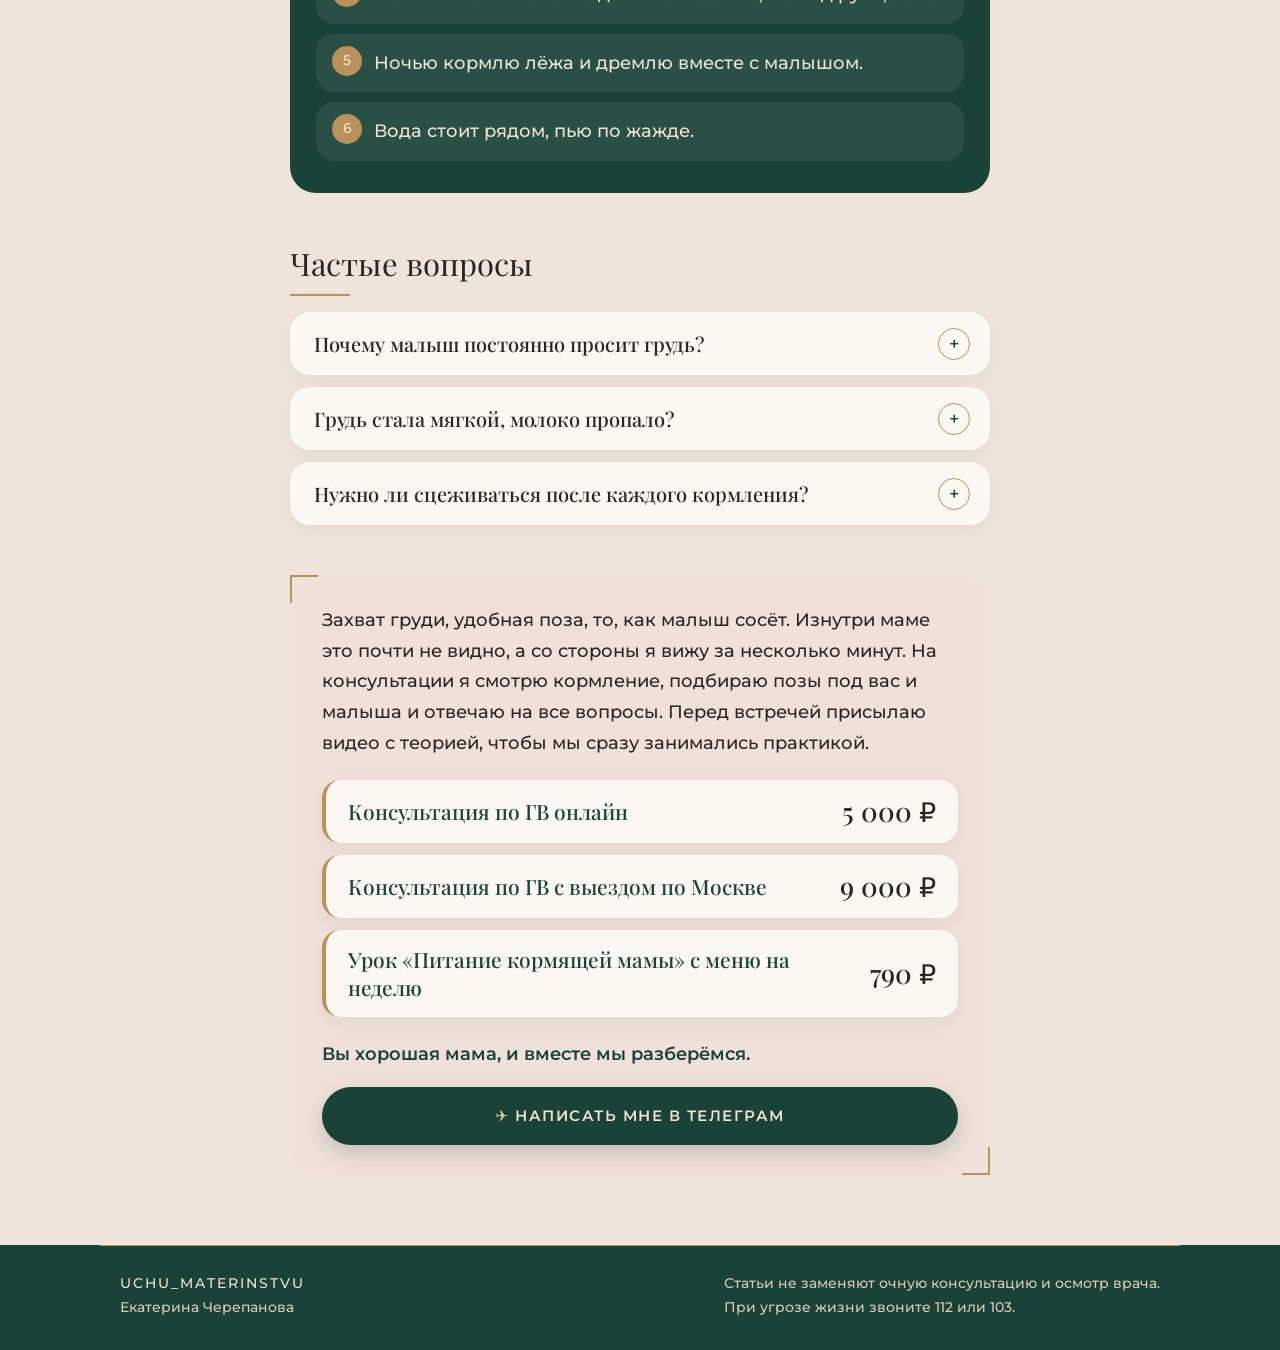
<file: malo-moloka/index.html>
<!doctype html>
<html lang="ru"><head>
<meta charset="utf-8"><meta name="viewport" content="width=device-width,initial-scale=1">
<title>Мне кажется, у меня мало молока</title>
<meta name="description" content="Как понять, что малышу хватает молока, три ошибки первых дней кормления и когда идти к консультанту по ГВ.">
<link rel="canonical" href="https://uchumaterinstvu.ru/malo-moloka/"><meta name="robots" content="noindex, nofollow">
<meta property="og:type" content="article"><meta property="og:title" content="Мне кажется, у меня мало молока">
<meta property="og:description" content="Как понять, что малышу хватает молока, три ошибки первых дней кормления и когда идти к консультанту по ГВ."><meta property="og:url" content="https://uchumaterinstvu.ru/malo-moloka/">
<meta property="og:locale" content="ru_RU"><meta property="og:site_name" content="Учу материнству"><meta property="og:image" content="https://uchumaterinstvu.ru/img/gv_cover.jpg">
<link rel="stylesheet" href="/style.css">
</head><body>
<header><div class="wrap"><a class="brand" href="/">Учу <em>материнству</em><small>Екатерина Черепанова</small></a>
<nav><a href="/#articles">Все статьи</a></nav></div></header>
<div class="leo"></div>
<main><div class='narrow'><article><h1>Мне кажется, у меня <em>мало молока</em></h1><p class='meta'>Екатерина Черепанова · 28.11.2026</p><img class='cover' src='/img/gv_cover.jpg' alt=''><p>Екатерина Черепанова, консультант по грудному вскармливанию.</p>
<p>«Катя, он всё время висит на груди. Наверное, ему не хватает». Это самый частый вопрос первых недель. И чаще всего молока хватает, просто маму напугали.</p>
<p>Я всегда говорю: «За грудное вскармливание стОит побороться». Почти все трудности первых недель решаемы, если вовремя разобраться.</p>
<h2>Как понять, что малышу хватает</h2>
<p>Главный ориентир это мокрые подгузники. Считайте их сутки, с утра до утра, и сверяйтесь с этим списком.</p>
<div class="compare">
<div class="col em">
<h3>Это норма</h3>
<ul>
<li><strong>1-4 день:</strong> мокрых подгузников столько, сколько малышу дней. В первый день один, во второй два, в четвёртый четыре.</li>
<li><strong>С 5-6 дня:</strong> 6 мокрых подгузников в сутки и больше. Моча светлая, почти без запаха.</li>
<li><strong>Стул:</strong> первые дни тёмно-зелёный и липкий, это меконий. Потом жёлтый, жидкий, с творожистыми комочками.</li>
<li><strong>Вес:</strong> в первые дни малыш теряет до 10% веса. К 14 дню возвращается к весу при рождении.</li>
<li><strong>Кормление:</strong> слышны глотки, после груди малыш расслаблен, ручки разжаты.</li>
</ul>
</div>
<div class="col">
<h3>Повод разобраться с кормлением</h3>
<ul>
<li>После первой недели меньше 6 мокрых подгузников в сутки.</li>
<li>Моча тёмная, с резким запахом.</li>
<li>После 4 дня на подгузнике оранжевые, кирпичные пятна.</li>
<li>Малыш потерял больше 10% веса или к 14 дню не вернулся к весу при рождении.</li>
<li>Малыш сосёт часами без глотков и засыпает у груди голодным.</li>
</ul>
<p>Заметили хоть один пункт, напишите мне сразу, разберём кормление.</p>
</div>
</div>
<div class="poses">
<figure><img src="/img/gv_g1.jpg" alt="Стопка подгузников"><figcaption><b>1</b>Подгузники подскажут</figcaption></figure>
<figure><img src="/img/gv_g2.jpg" alt="Уголок для кормления"><figcaption><b>2</b>Своё гнёздышко</figcaption></figure>
<figure><img src="/img/gv_g3.jpg" alt="Чай и печенье"><figcaption><b>3</b>Мама тоже ест и пьёт</figcaption></figure>
<figure><img src="/img/gv_inner.jpg" alt="Вязаный плед"><figcaption><b>4</b>Близость тоже кормление</figcaption></figure>
</div>

<h2>Три ошибки первых дней</h2>
<div class="dont">
<ol>
<li>Кормить по часам. Новорождённого прикладывают по его просьбе: частые прикладывания запускают молоко.</li>
<li>Терпеть боль. Если больно весь сеанс кормления, захват нужно поправить.</li>
<li>Докармливать смесью «на всякий случай». Без причины это уменьшает выработку молока.</li>
</ol>
</div>
<h2>Памятка на каждый день</h2>
<div class="memo">
<ol>
<li>Считаю подгузники в заметках телефона: палочка на каждый мокрый. Утром смотрю итог за сутки.</li>
<li>Гнёздышко для кормления готово заранее: подушка под спину и под руку, вода, телефон, перекус.</li>
<li>Прикладываю живот к животу. Рот малыша широко открыт, во рту сосок и часть ареолы.</li>
<li>Меняю позы в течение дня: колыбелька, из-под руки, лёжа.</li>
<li>Ночью кормлю лёжа и дремлю вместе с малышом.</li>
<li>Вода стоит рядом, пью по жажде.</li>
</ol>
</div>
<h2>Частые вопросы</h2>
<details class='faq'><summary>Почему малыш постоянно просит грудь?</summary><p>Он может хотеть есть, а может успокаиваться и искать маму. Грудь для малыша это ещё и способ почувствовать маму рядом. Оба варианта нормальны.</p></details>
<details class='faq'><summary>Грудь стала мягкой, молоко пропало?</summary><p>Обычно нет. Со временем грудь привыкает и перестаёт переполняться, молоко вырабатывается под запрос малыша.</p></details>
<details class='faq'><summary>Нужно ли сцеживаться после каждого кормления?</summary><p>Обычно нет. Сцеживание нужно в особых случаях, их мы разбираем на консультации.</p></details><div class='cta bracket'><p>Захват груди, удобная поза, то, как малыш сосёт. Изнутри маме это почти не видно, а со стороны я вижу за несколько минут. На консультации я смотрю кормление, подбираю позы под вас и малыша и отвечаю на все вопросы. Перед встречей присылаю видео с теорией, чтобы мы сразу занимались практикой.</p>
<div class='offers'><div class='offer'><div class='o-name'>Консультация по ГВ онлайн</div><div class='o-price'><span class='p'>5 000 ₽</span></div></div><div class='offer'><div class='o-name'>Консультация по ГВ с выездом по Москве</div><div class='o-price'><span class='p'>9 000 ₽</span></div></div><div class='offer'><div class='o-name'>Урок «Питание кормящей мамы» с меню на неделю</div><div class='o-price'><span class='p'>790 ₽</span></div></div></div>
<p>Вы хорошая мама, и вместе мы разберёмся.</p>
<p><a class="btn tg" href="https://t.me/Uchu_materinstvu" target="_blank" rel="noopener">Написать мне в Телеграм</a></p></div></article></div></main>
<footer><div class="wrap"><span><b>UCHU_MATERINSTVU</b><br>Екатерина Черепанова</span>
<span>Статьи не заменяют очную консультацию и осмотр врача.<br>При угрозе жизни звоните 112 или 103.</span></div></footer>
</body></html>
</file>
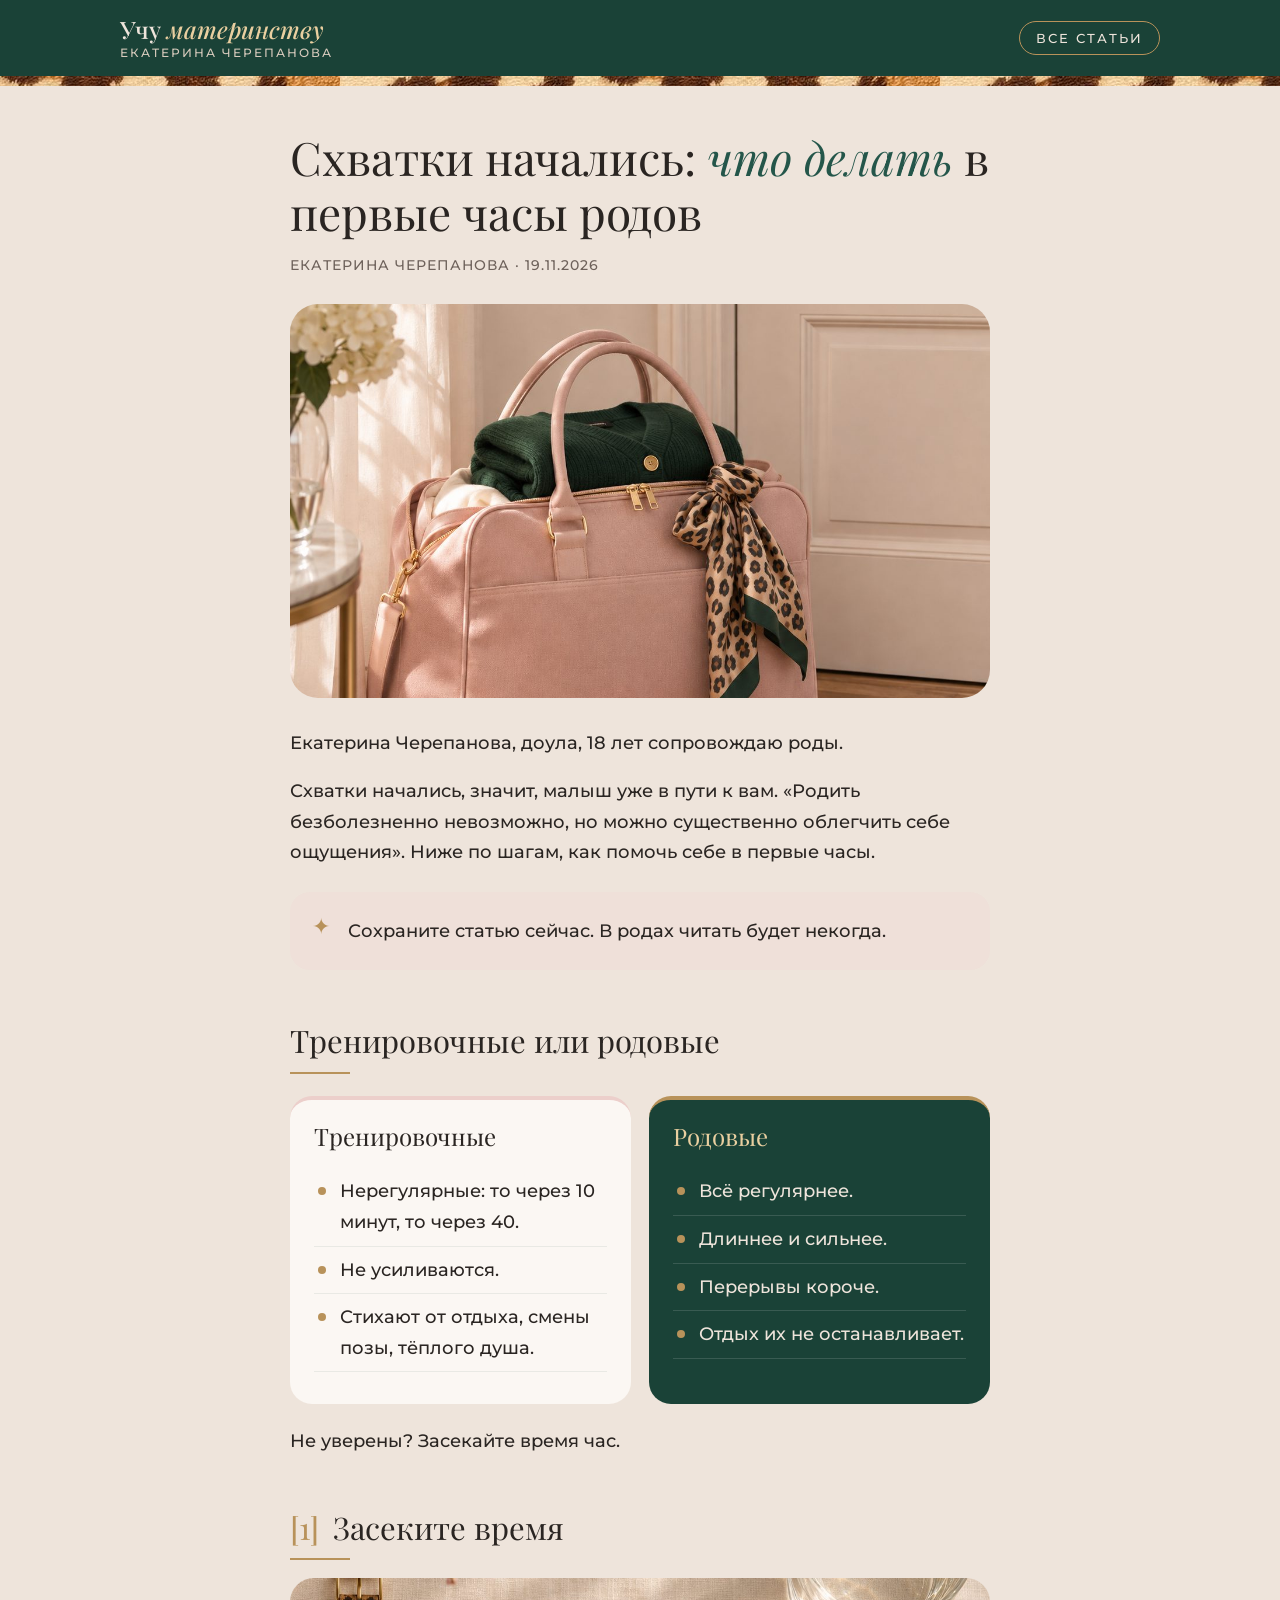
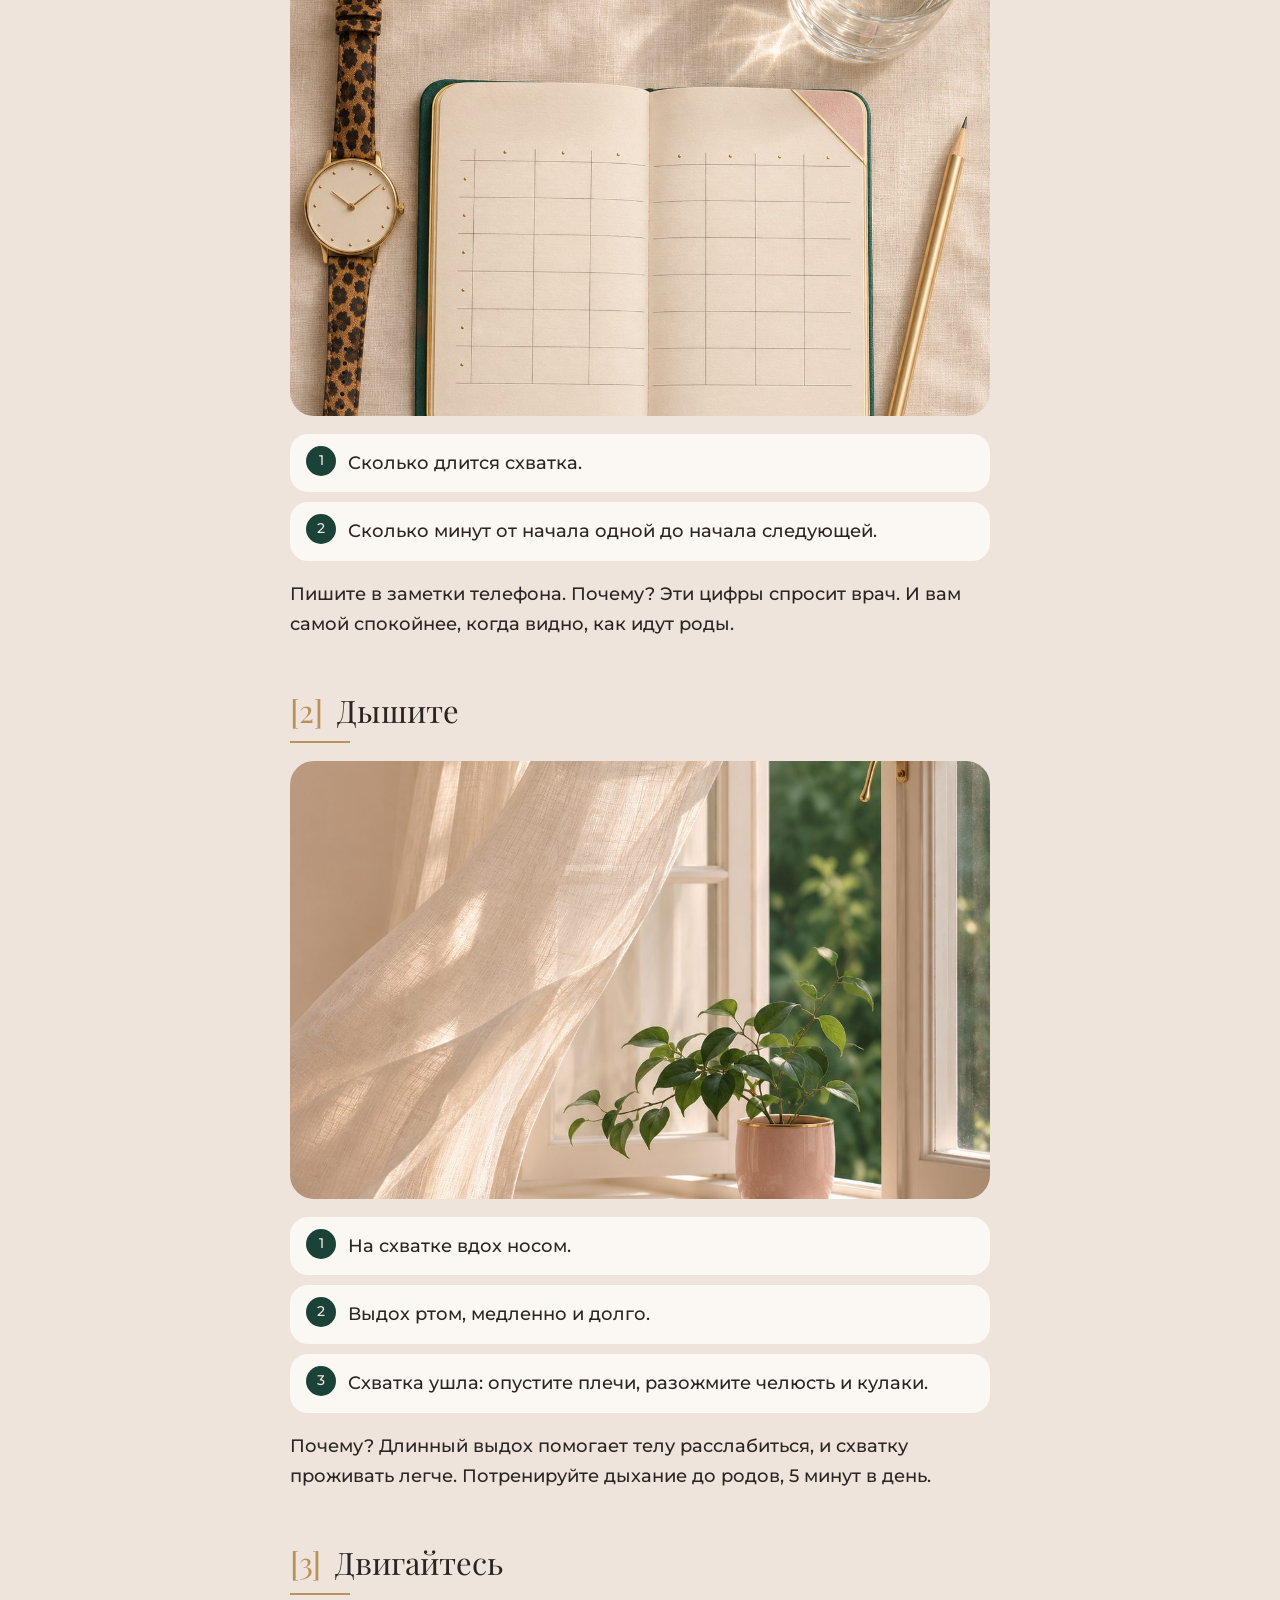
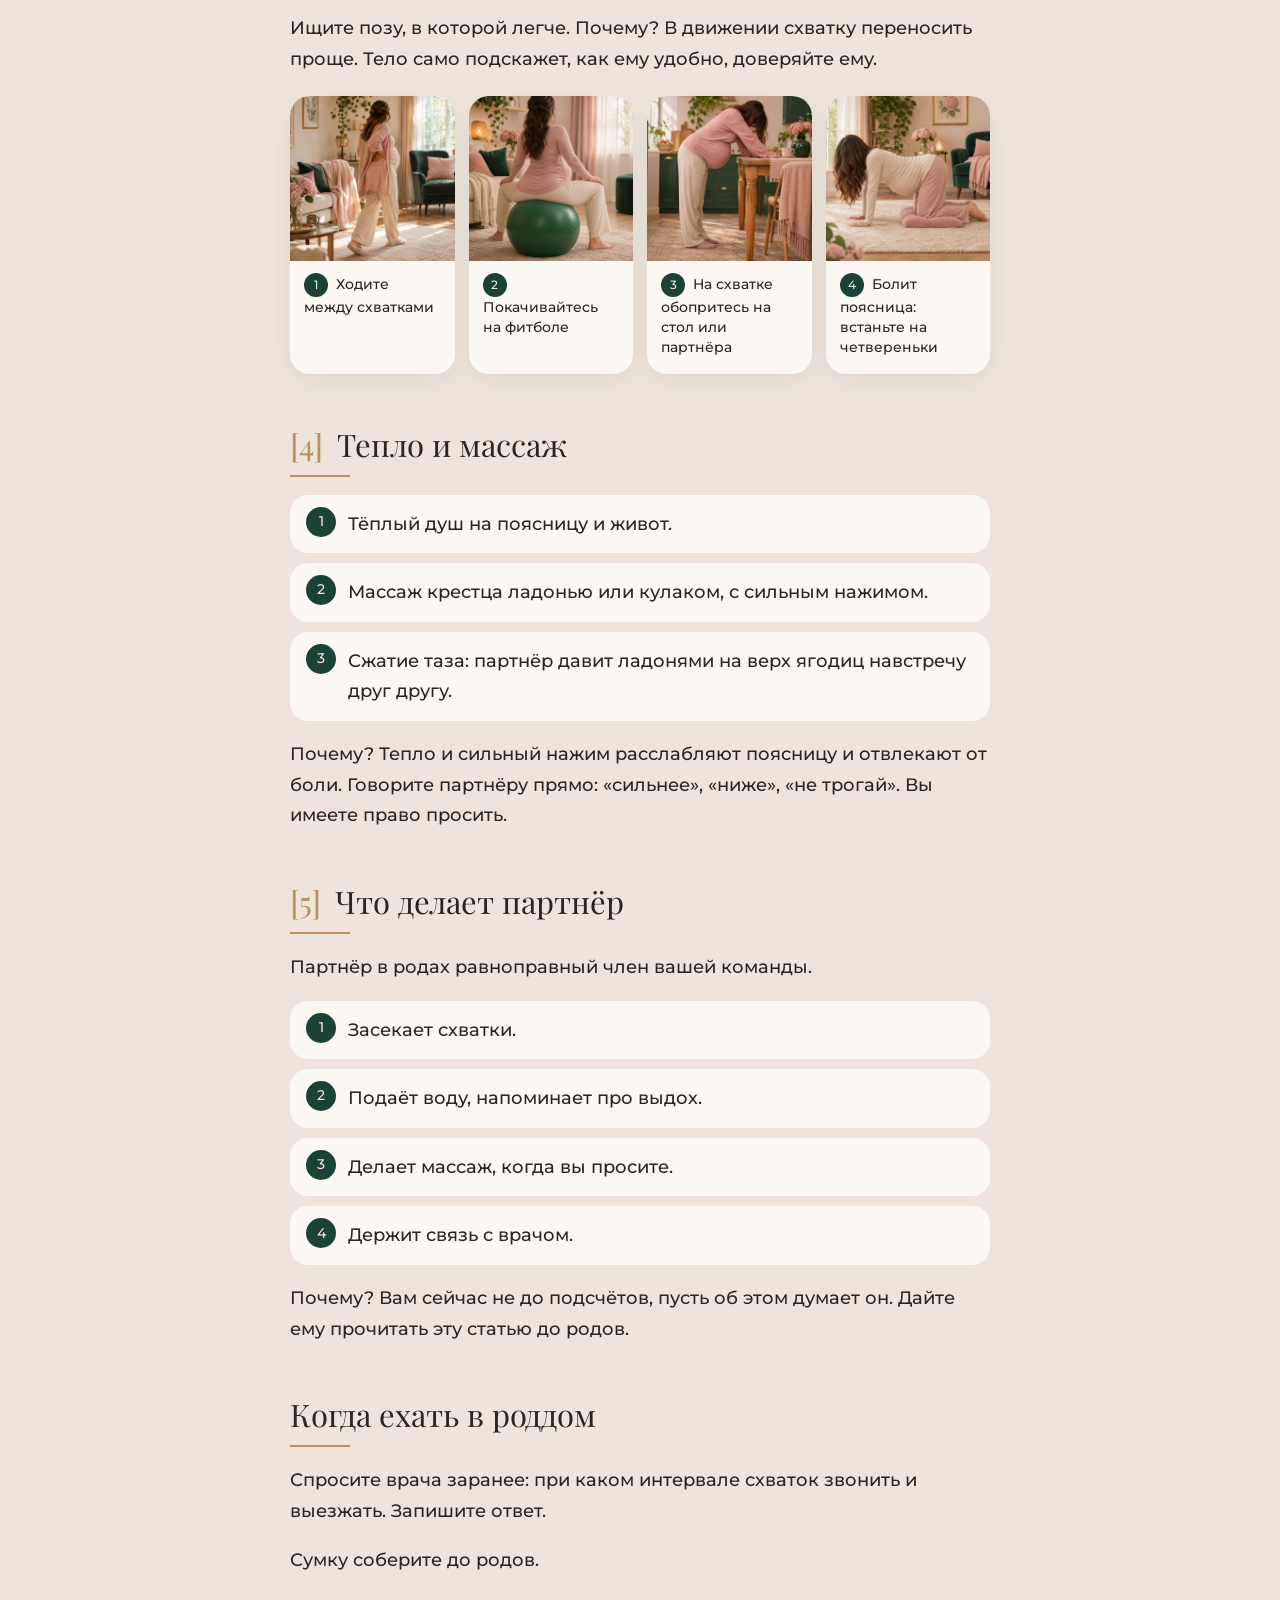
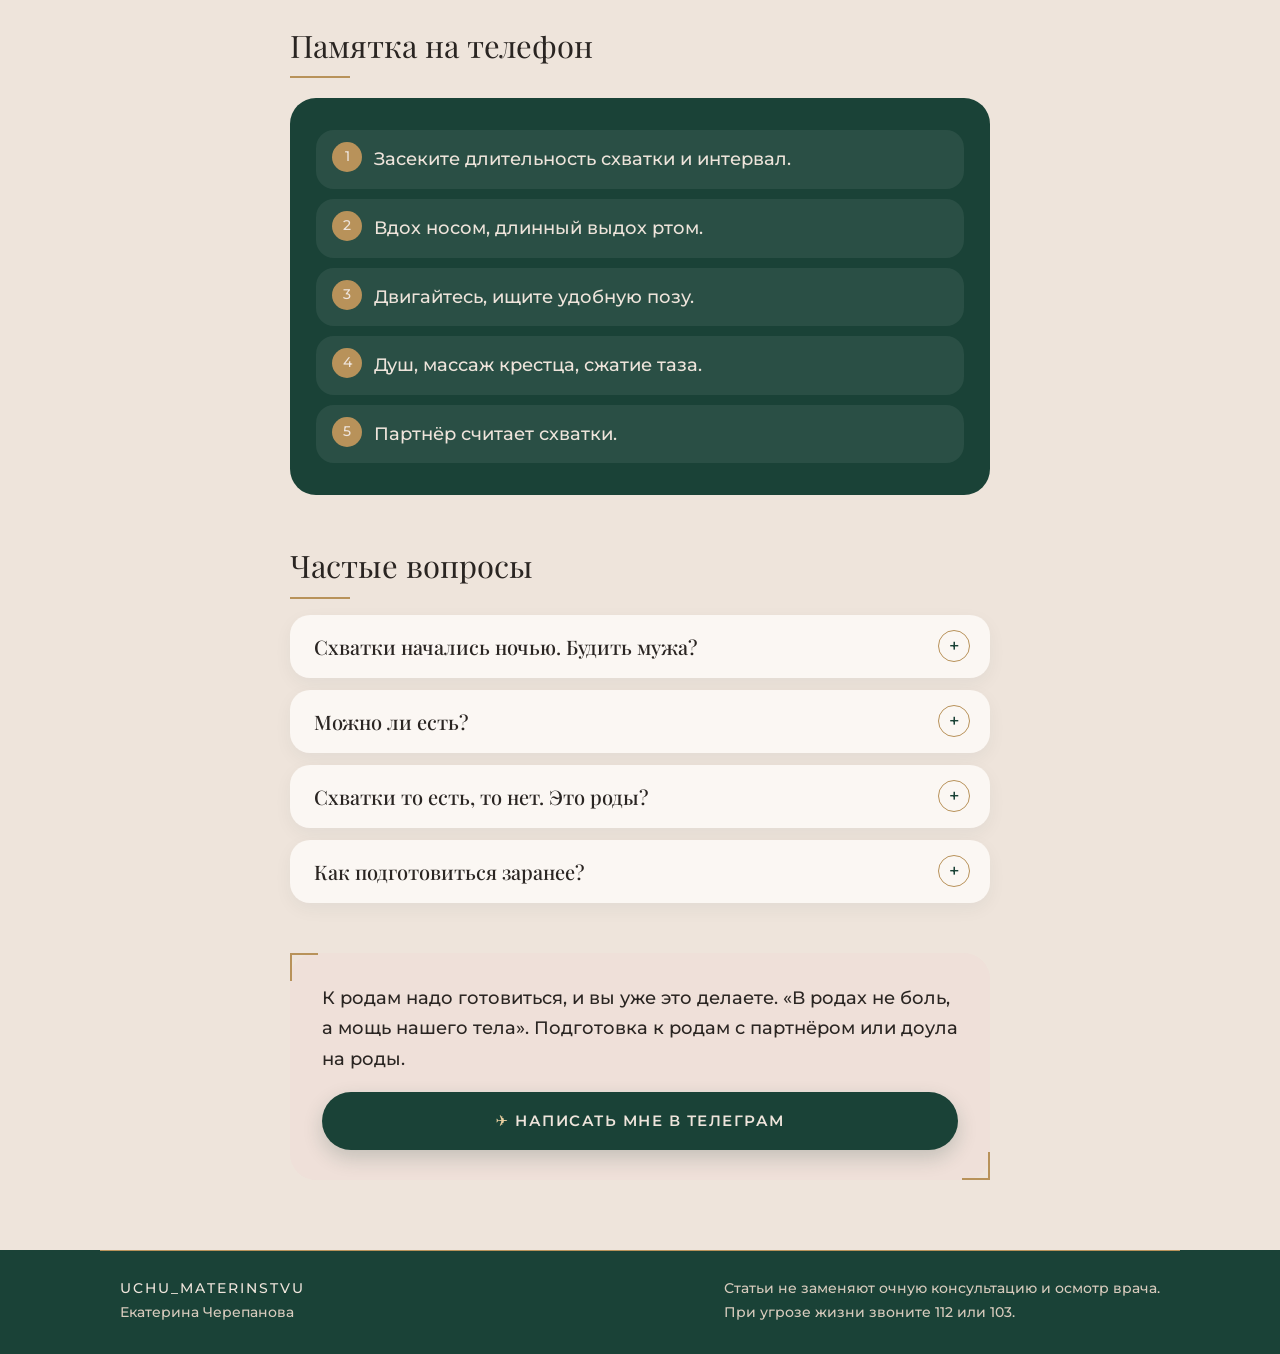
<file: shvatki-nachalis-chto-delat/index.html>
<!doctype html>
<html lang="ru"><head>
<meta charset="utf-8"><meta name="viewport" content="width=device-width,initial-scale=1">
<title>Схватки начались: что делать в первые часы родов</title>
<meta name="description" content="Как отличить настоящие схватки, как дышать и двигаться, и чем поможет партнёр. Памятка доулы Екатерины Черепановой.">
<link rel="canonical" href="https://uchumaterinstvu.ru/shvatki-nachalis-chto-delat/">
<meta property="og:type" content="article"><meta property="og:title" content="Схватки начались: что делать в первые часы родов">
<meta property="og:description" content="Как отличить настоящие схватки, как дышать и двигаться, и чем поможет партнёр. Памятка доулы Екатерины Черепановой."><meta property="og:url" content="https://uchumaterinstvu.ru/shvatki-nachalis-chto-delat/">
<meta property="og:locale" content="ru_RU"><meta property="og:site_name" content="Учу материнству"><meta property="og:image" content="https://uchumaterinstvu.ru/img/shv_cover.jpg">
<link rel="stylesheet" href="/style.css">
</head><body>
<header><div class="wrap"><a class="brand" href="/">Учу <em>материнству</em><small>Екатерина Черепанова</small></a>
<nav><a href="/#articles">Все статьи</a></nav></div></header>
<div class="leo"></div>
<main><div class='narrow'><article><h1>Схватки начались: <em>что делать</em> в первые часы родов</h1><p class='meta'>Екатерина Черепанова · 19.11.2026</p><img class='cover' src='/img/shv_cover.jpg' alt=''><p>Екатерина Черепанова, доула, 18 лет сопровождаю роды.</p>
<p>Схватки начались, значит, малыш уже в пути к вам. «Родить безболезненно невозможно, но можно существенно облегчить себе ощущения». Ниже по шагам, как помочь себе в первые часы.</p>
<div class="note">
<p>Сохраните статью сейчас. В родах читать будет некогда.</p>
</div>
<h2>Тренировочные или родовые</h2>
<div class="compare">
<div class="col">
<h3>Тренировочные</h3>
<ul>
<li>Нерегулярные: то через 10 минут, то через 40.</li>
<li>Не усиливаются.</li>
<li>Стихают от отдыха, смены позы, тёплого душа.</li>
</ul>
</div>
<div class="col em">
<h3>Родовые</h3>
<ul>
<li>Всё регулярнее.</li>
<li>Длиннее и сильнее.</li>
<li>Перерывы короче.</li>
<li>Отдых их не останавливает.</li>
</ul>
</div>
</div>
<p>Не уверены? Засекайте время час.</p>
<h2><span class='num'>[1]</span> Засеките время</h2>
<p><img alt="Часы и блокнот для подсчёта схваток" src="/img/shv_timer.jpg" /></p>
<ol>
<li>Сколько длится схватка.</li>
<li>Сколько минут от начала одной до начала следующей.</li>
</ol>
<p>Пишите в заметки телефона. Почему? Эти цифры спросит врач. И вам самой спокойнее, когда видно, как идут роды.</p>
<h2><span class='num'>[2]</span> Дышите</h2>
<p><img alt="Лёгкая занавеска у открытого окна" src="/img/shv_breath.jpg" /></p>
<ol>
<li>На схватке вдох носом.</li>
<li>Выдох ртом, медленно и долго.</li>
<li>Схватка ушла: опустите плечи, разожмите челюсть и кулаки.</li>
</ol>
<p>Почему? Длинный выдох помогает телу расслабиться, и схватку проживать легче. Потренируйте дыхание до родов, 5 минут в день.</p>
<h2><span class='num'>[3]</span> Двигайтесь</h2>
<p>Ищите позу, в которой легче. Почему? В движении схватку переносить проще. Тело само подскажет, как ему удобно, доверяйте ему.</p>
<div class="poses">
<figure><img src="/img/pose_walk.jpg" alt="Ходьба между схватками"><figcaption><b>1</b>Ходите между схватками</figcaption></figure>
<figure><img src="/img/pose_ball.jpg" alt="Покачивания на фитболе"><figcaption><b>2</b>Покачивайтесь на фитболе</figcaption></figure>
<figure><img src="/img/pose_lean.jpg" alt="Опора на стол"><figcaption><b>3</b>На схватке обопритесь на стол или партнёра</figcaption></figure>
<figure><img src="/img/pose_fours.jpg" alt="Поза на четвереньках"><figcaption><b>4</b>Болит поясница: встаньте на четвереньки</figcaption></figure>
</div>

<h2><span class='num'>[4]</span> Тепло и массаж</h2>
<ol>
<li>Тёплый душ на поясницу и живот.</li>
<li>Массаж крестца ладонью или кулаком, с сильным нажимом.</li>
<li>Сжатие таза: партнёр давит ладонями на верх ягодиц навстречу друг другу.</li>
</ol>
<p>Почему? Тепло и сильный нажим расслабляют поясницу и отвлекают от боли. Говорите партнёру прямо: «сильнее», «ниже», «не трогай». Вы имеете право просить.</p>
<h2><span class='num'>[5]</span> Что делает партнёр</h2>
<p>Партнёр в родах равноправный член вашей команды.</p>
<ol>
<li>Засекает схватки.</li>
<li>Подаёт воду, напоминает про выдох.</li>
<li>Делает массаж, когда вы просите.</li>
<li>Держит связь с врачом.</li>
</ol>
<p>Почему? Вам сейчас не до подсчётов, пусть об этом думает он. Дайте ему прочитать эту статью до родов.</p>
<h2>Когда ехать в роддом</h2>
<p>Спросите врача заранее: при каком интервале схваток звонить и выезжать. Запишите ответ.</p>
<p>Сумку соберите до родов.</p>
<h2>Памятка на телефон</h2>
<div class="memo">
<ol>
<li>Засеките длительность схватки и интервал.</li>
<li>Вдох носом, длинный выдох ртом.</li>
<li>Двигайтесь, ищите удобную позу.</li>
<li>Душ, массаж крестца, сжатие таза.</li>
<li>Партнёр считает схватки.</li>
</ol>
</div>
<h2>Частые вопросы</h2>
<details class='faq'><summary>Схватки начались ночью. Будить мужа?</summary><p>Схватки редкие и терпимые: поспите, силы пригодятся. Стали регулярными или нужна помощь: будите.</p></details>
<details class='faq'><summary>Можно ли есть?</summary><p>Спросите врача заранее. Обычно пьют воду и перекусывают чем-то лёгким.</p></details>
<details class='faq'><summary>Схватки то есть, то нет. Это роды?</summary><p>Скорее тренировочные или самое начало. Засекайте время.</p></details>
<details class='faq'><summary>Как подготовиться заранее?</summary><p>Потренировать дыхание и позы, договориться с партнёром, спросить врача, когда ехать. Этому я учу на подготовке к родам.</p></details><div class='cta bracket'><p>К родам надо готовиться, и вы уже это делаете. «В родах не боль, а мощь нашего тела». Подготовка к родам с партнёром или доула на роды.</p>
<p><a class="btn tg" href="https://t.me/Uchu_materinstvu" target="_blank" rel="noopener">Написать мне в Телеграм</a></p></div></article></div></main>
<footer><div class="wrap"><span><b>UCHU_MATERINSTVU</b><br>Екатерина Черепанова</span>
<span>Статьи не заменяют очную консультацию и осмотр врача.<br>При угрозе жизни звоните 112 или 103.</span></div></footer>
</body></html>
</file>
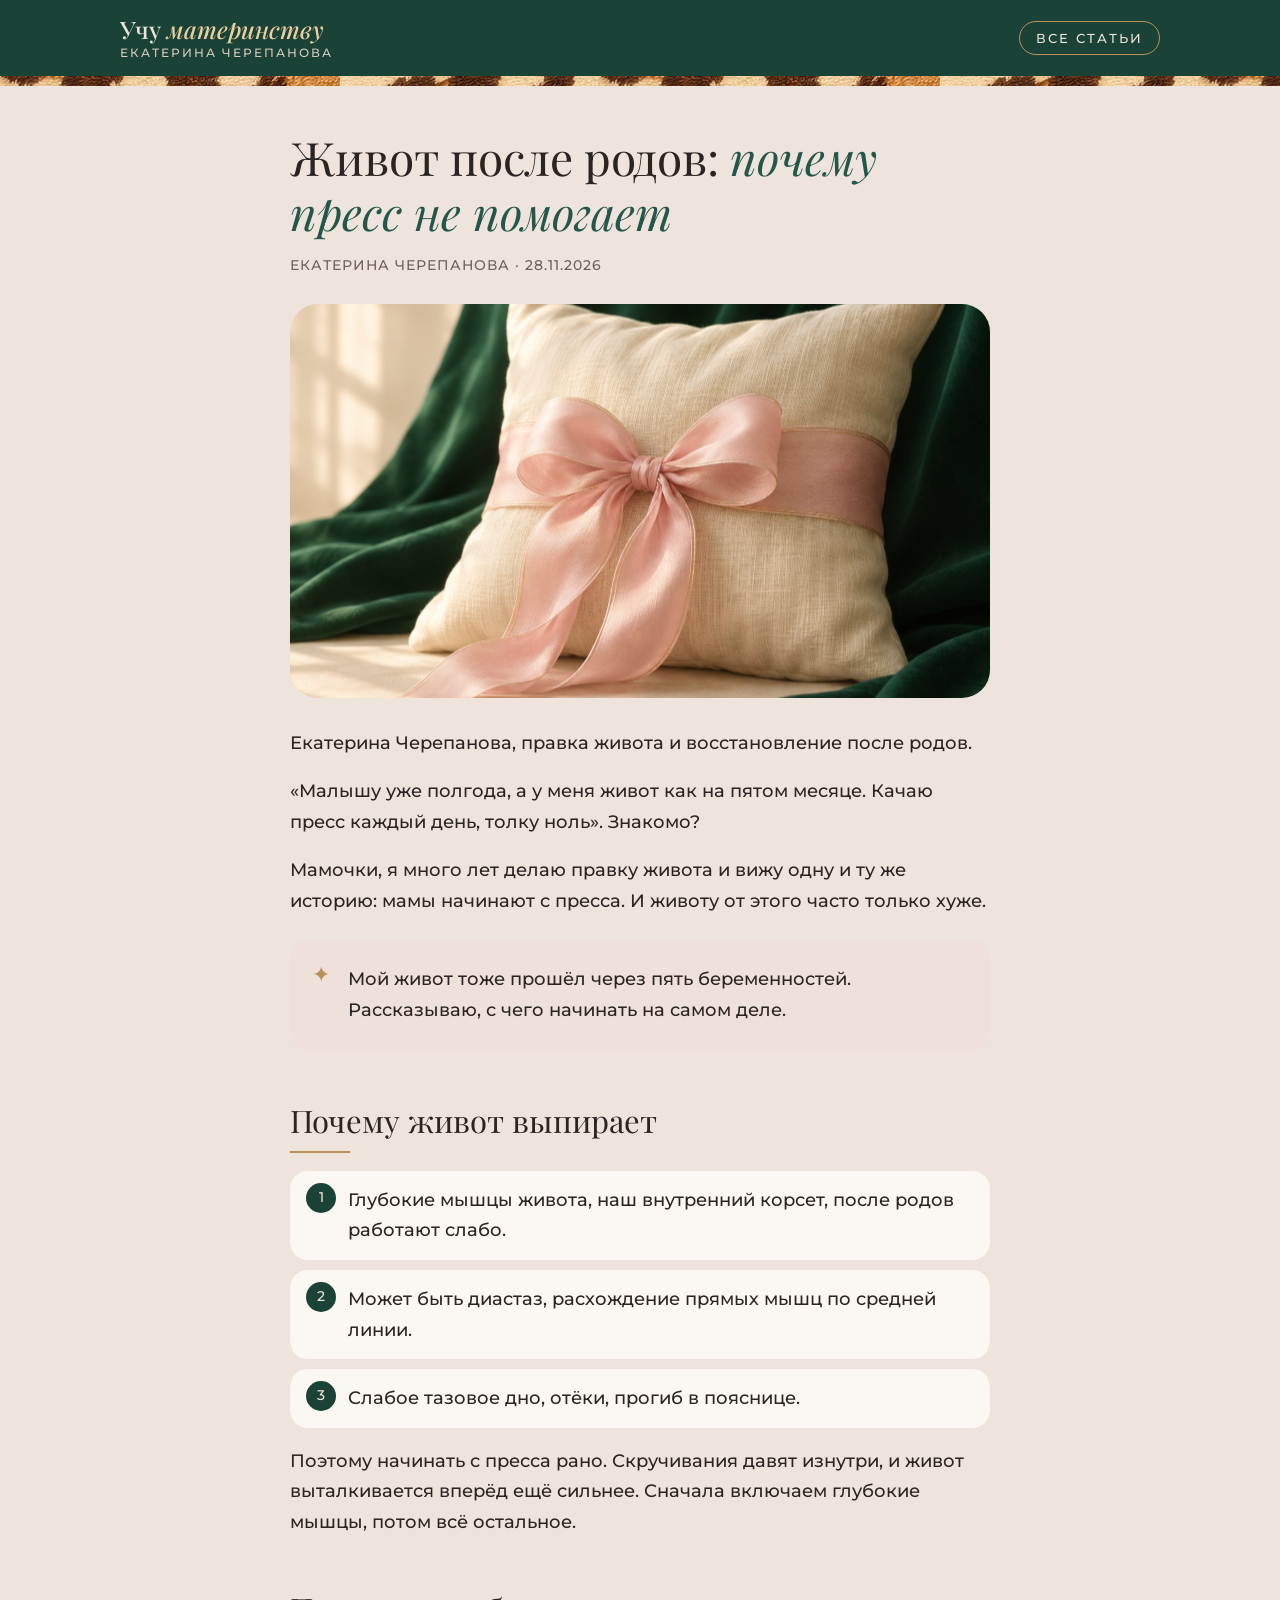
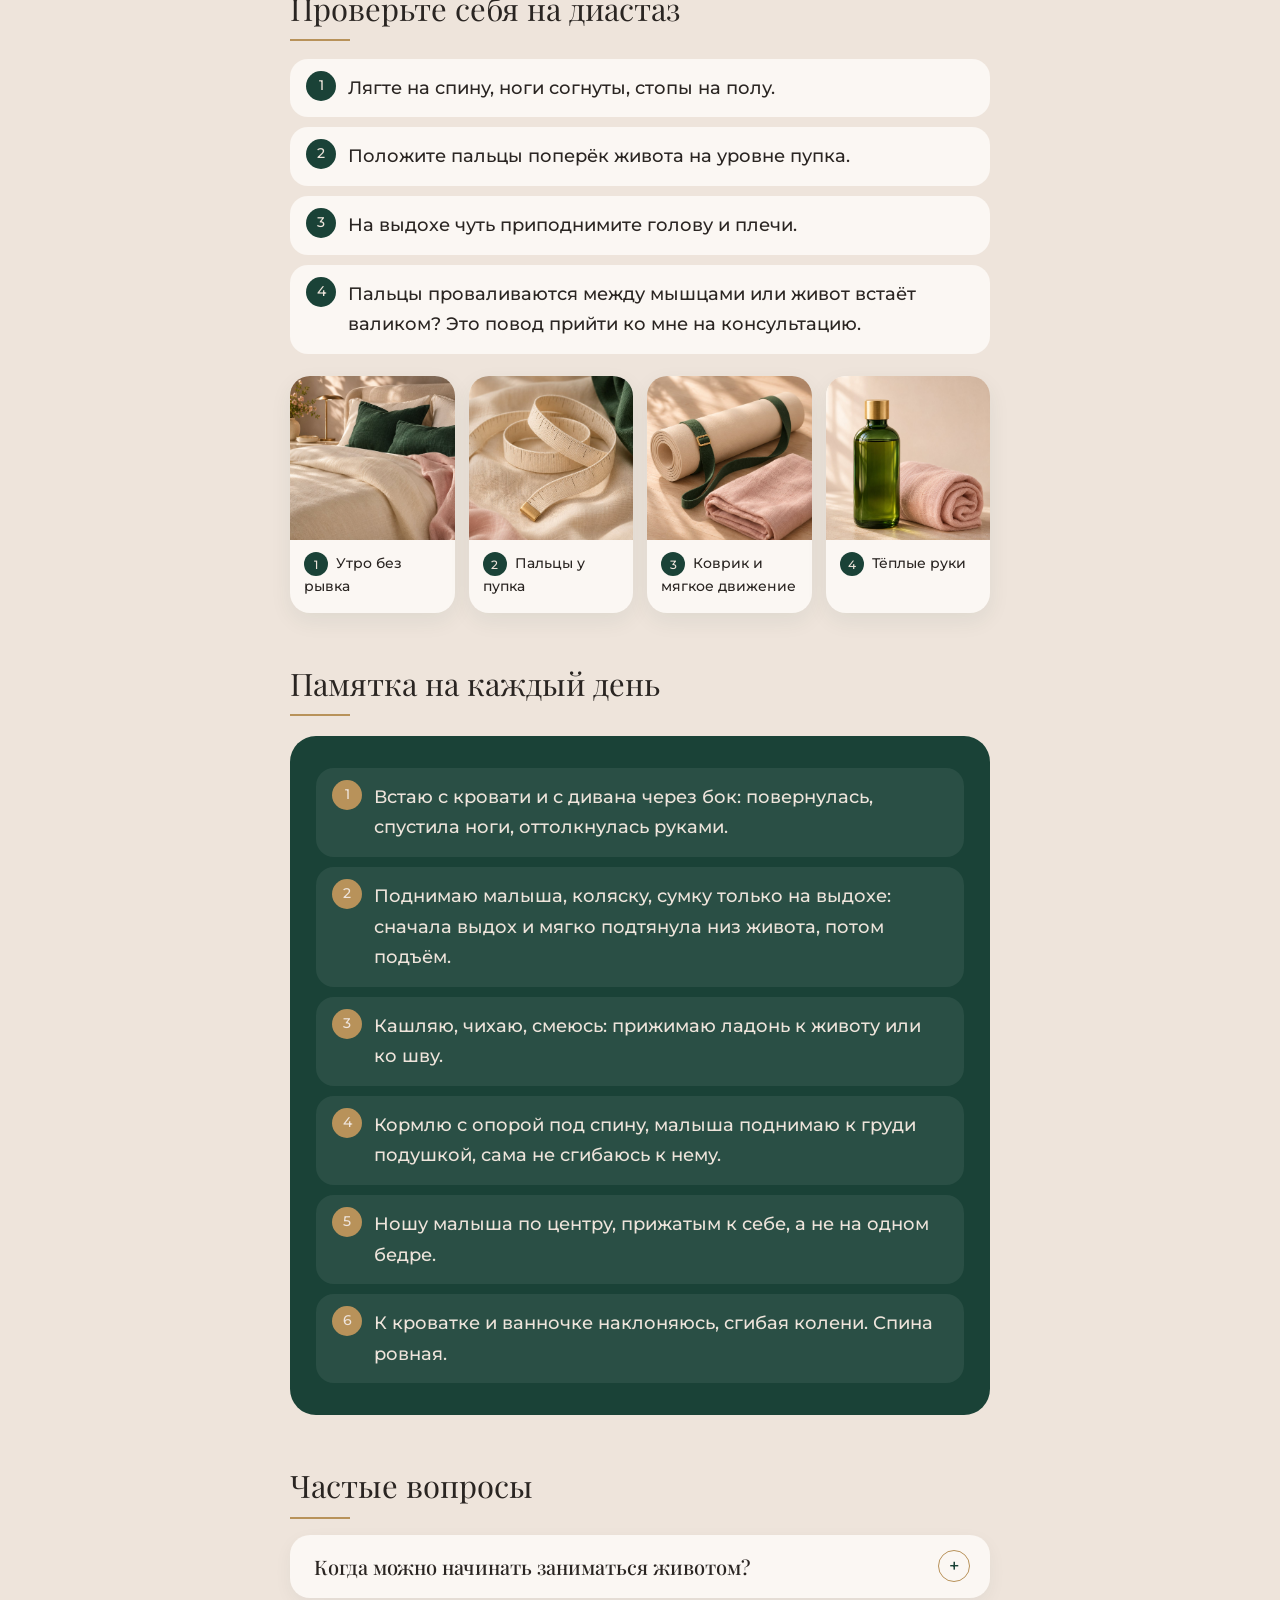
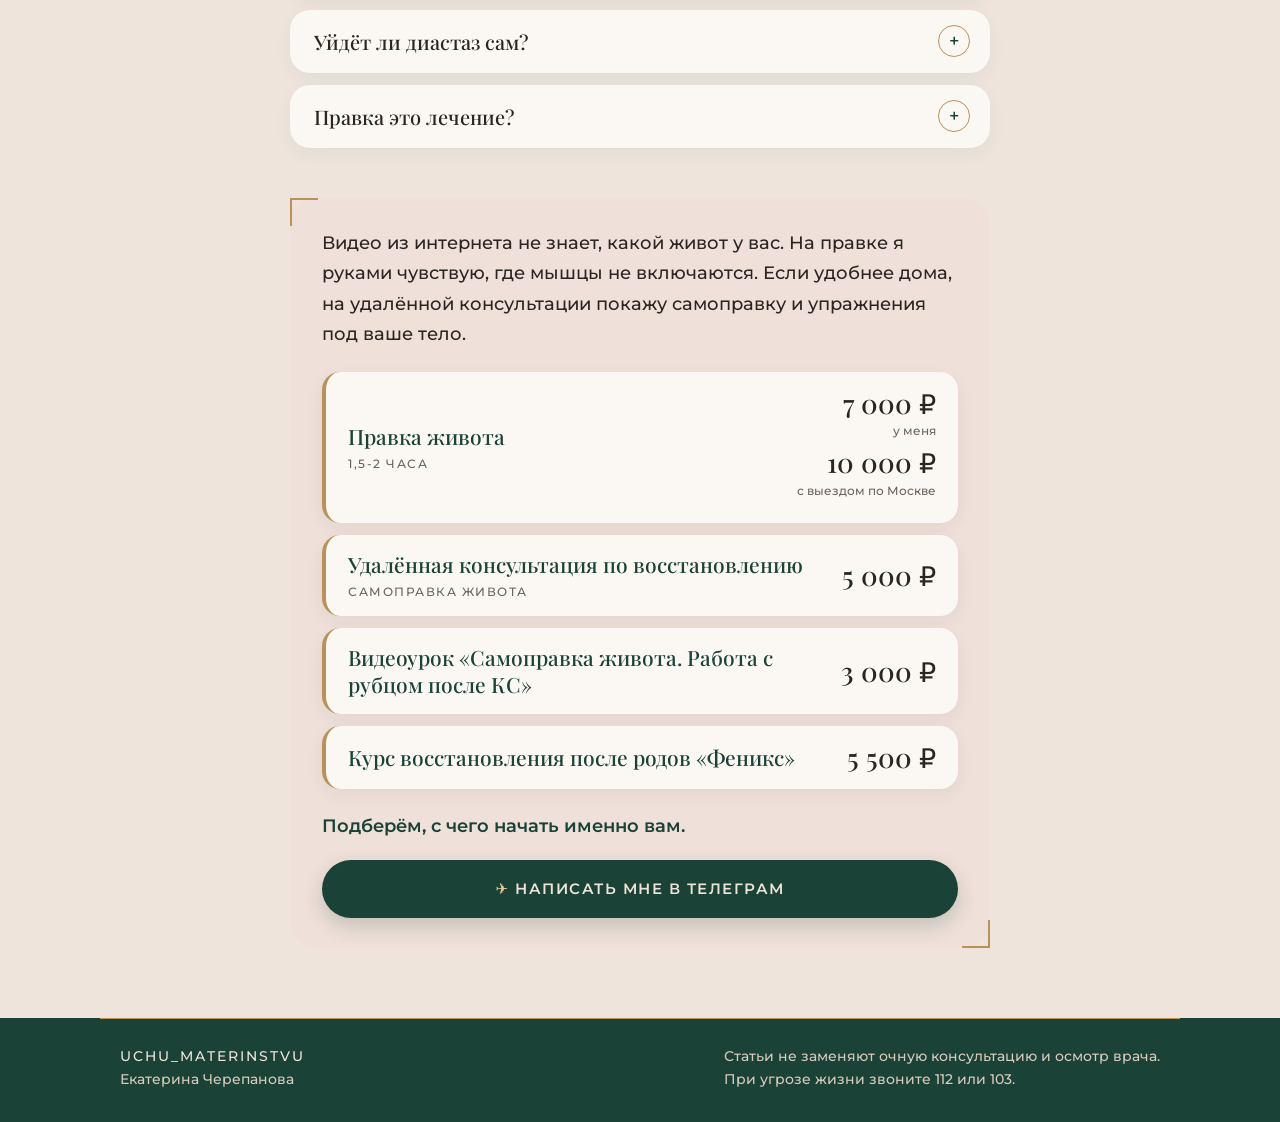
<file: zhivot-posle-rodov/index.html>
<!doctype html>
<html lang="ru"><head>
<meta charset="utf-8"><meta name="viewport" content="width=device-width,initial-scale=1">
<title>Живот после родов: почему пресс не помогает</title>
<meta name="description" content="Почему живот выпирает после родов, как проверить себя на диастаз и с чего начать восстановление бережно.">
<link rel="canonical" href="https://uchumaterinstvu.ru/zhivot-posle-rodov/"><meta name="robots" content="noindex, nofollow">
<meta property="og:type" content="article"><meta property="og:title" content="Живот после родов: почему пресс не помогает">
<meta property="og:description" content="Почему живот выпирает после родов, как проверить себя на диастаз и с чего начать восстановление бережно."><meta property="og:url" content="https://uchumaterinstvu.ru/zhivot-posle-rodov/">
<meta property="og:locale" content="ru_RU"><meta property="og:site_name" content="Учу материнству"><meta property="og:image" content="https://uchumaterinstvu.ru/img/zhivot_cover.jpg">
<link rel="stylesheet" href="/style.css">
</head><body>
<header><div class="wrap"><a class="brand" href="/">Учу <em>материнству</em><small>Екатерина Черепанова</small></a>
<nav><a href="/#articles">Все статьи</a></nav></div></header>
<div class="leo"></div>
<main><div class='narrow'><article><h1>Живот после родов: <em>почему пресс не помогает</em></h1><p class='meta'>Екатерина Черепанова · 28.11.2026</p><img class='cover' src='/img/zhivot_cover.jpg' alt=''><p>Екатерина Черепанова, правка живота и восстановление после родов.</p>
<p>«Малышу уже полгода, а у меня живот как на пятом месяце. Качаю пресс каждый день, толку ноль». Знакомо?</p>
<p>Мамочки, я много лет делаю правку живота и вижу одну и ту же историю: мамы начинают с пресса. И животу от этого часто только хуже.</p>
<div class="note">
<p>Мой живот тоже прошёл через пять беременностей. Рассказываю, с чего начинать на самом деле.</p>
</div>
<h2>Почему живот выпирает</h2>
<ol>
<li>Глубокие мышцы живота, наш внутренний корсет, после родов работают слабо.</li>
<li>Может быть диастаз, расхождение прямых мышц по средней линии.</li>
<li>Слабое тазовое дно, отёки, прогиб в пояснице.</li>
</ol>
<p>Поэтому начинать с пресса рано. Скручивания давят изнутри, и живот выталкивается вперёд ещё сильнее. Сначала включаем глубокие мышцы, потом всё остальное.</p>
<h2>Проверьте себя на диастаз</h2>
<ol>
<li>Лягте на спину, ноги согнуты, стопы на полу.</li>
<li>Положите пальцы поперёк живота на уровне пупка.</li>
<li>На выдохе чуть приподнимите голову и плечи.</li>
<li>Пальцы проваливаются между мышцами или живот встаёт валиком? Это повод прийти ко мне на консультацию.</li>
</ol>
<div class="poses">
<figure><img src="/img/zhivot_g1.jpg" alt="Кровать утром"><figcaption><b>1</b>Утро без рывка</figcaption></figure>
<figure><img src="/img/zhivot_g2.jpg" alt="Сантиметровая лента"><figcaption><b>2</b>Пальцы у пупка</figcaption></figure>
<figure><img src="/img/zhivot_inner.jpg" alt="Коврик и полотенце"><figcaption><b>3</b>Коврик и мягкое движение</figcaption></figure>
<figure><img src="/img/zhivot_g3.jpg" alt="Масло и полотенце"><figcaption><b>4</b>Тёплые руки</figcaption></figure>
</div>

<h2>Памятка на каждый день</h2>
<div class="memo">
<ol>
<li>Встаю с кровати и с дивана через бок: повернулась, спустила ноги, оттолкнулась руками.</li>
<li>Поднимаю малыша, коляску, сумку только на выдохе: сначала выдох и мягко подтянула низ живота, потом подъём.</li>
<li>Кашляю, чихаю, смеюсь: прижимаю ладонь к животу или ко шву.</li>
<li>Кормлю с опорой под спину, малыша поднимаю к груди подушкой, сама не сгибаюсь к нему.</li>
<li>Ношу малыша по центру, прижатым к себе, а не на одном бедре.</li>
<li>К кроватке и ванночке наклоняюсь, сгибая колени. Спина ровная.</li>
</ol>
</div>
<h2>Частые вопросы</h2>
<details class='faq'><summary>Когда можно начинать заниматься животом?</summary><p>Бережные привычки из памятки можно с первых дней после родов.</p></details>
<details class='faq'><summary>Уйдёт ли диастаз сам?</summary><p>У всех по-разному, обещать тут ничего нельзя. Важно проверить себя и не делать того, что животу вредит.</p></details>
<details class='faq'><summary>Правка это лечение?</summary><p>Нет. Правка это моя практика заботы о теле после родов: я руками помогаю животу вспомнить, как работать.</p></details><div class='cta bracket'><p>Видео из интернета не знает, какой живот у вас. На правке я руками чувствую, где мышцы не включаются. Если удобнее дома, на удалённой консультации покажу самоправку и упражнения под ваше тело.</p>
<div class='offers'><div class='offer'><div class='o-name'>Правка живота<small>1,5-2 часа</small></div><div class='o-price'><span class='p'>7 000 ₽</span><span class='pl'>у меня</span><span class='p'>10 000 ₽</span><span class='pl'>с выездом по Москве</span></div></div><div class='offer'><div class='o-name'>Удалённая консультация по восстановлению<small>самоправка живота</small></div><div class='o-price'><span class='p'>5 000 ₽</span></div></div><div class='offer'><div class='o-name'>Видеоурок «Самоправка живота. Работа с рубцом после КС»</div><div class='o-price'><span class='p'>3 000 ₽</span></div></div><div class='offer'><div class='o-name'>Курс восстановления после родов «Феникс»</div><div class='o-price'><span class='p'>5 500 ₽</span></div></div></div>
<p>Подберём, с чего начать именно вам.</p>
<p><a class="btn tg" href="https://t.me/Uchu_materinstvu" target="_blank" rel="noopener">Написать мне в Телеграм</a></p></div></article></div></main>
<footer><div class="wrap"><span><b>UCHU_MATERINSTVU</b><br>Екатерина Черепанова</span>
<span>Статьи не заменяют очную консультацию и осмотр врача.<br>При угрозе жизни звоните 112 или 103.</span></div></footer>
</body></html>
</file>
<file: style.css>
@import url('https://fonts.googleapis.com/css2?family=Montserrat:wght@400;500;600&family=Playfair+Display:ital,wght@0,400;0,500;1,400;1,500&display=swap');
:root{--cream:#EEE4DB;--pink:#EFE0D9;--pill:#ECCFCB;--em:#1A4237;--em2:#24564A;--gold:#B8925A;--ink:#2A2522;--muted:#6E625B}
*{box-sizing:border-box}
html{-webkit-text-size-adjust:100%}
body{margin:0;background:var(--cream);color:var(--ink);font:500 18px/1.7 Montserrat,system-ui,sans-serif}
img{max-width:100%;display:block}
a{color:var(--em)}
.wrap{max-width:1080px;margin:0 auto;padding:0 20px}
.narrow{max-width:740px;margin:0 auto;padding:0 20px}
.serif,h1,h2,h3{font-family:'Playfair Display',Georgia,serif;font-weight:400;line-height:1.2}
h1 em,h2 em,h3 em,.serif em{font-style:italic;color:var(--em2)}
.leo{height:10px;background:url(/img/leopard.jpg) center/600px auto}
header{background:var(--em);color:var(--cream)}
header .wrap{display:flex;justify-content:space-between;align-items:center;gap:12px;flex-wrap:wrap;padding-top:16px;padding-bottom:16px}
.brand{color:var(--cream);text-decoration:none;font-family:'Playfair Display',serif;font-size:24px;line-height:1.1}
.brand em{color:#E9CFA0}
.brand small{display:block;font-family:Montserrat,sans-serif;font-size:12px;letter-spacing:2px;text-transform:uppercase;color:#d8cbbd;margin-top:4px}
nav a{color:var(--cream);text-decoration:none;font-size:13px;letter-spacing:2px;text-transform:uppercase;border:1px solid var(--gold);border-radius:40px;padding:8px 16px}
.hero{display:grid;grid-template-columns:1fr 1.15fr;gap:40px;align-items:center;padding:56px 0 40px}
.hero h1{font-size:56px;margin:0 0 18px}
.hero p{font-size:19px;max-width:34ch;margin:0 0 14px}
.bracket{position:relative;padding:26px 30px}
.bracket:before,.bracket:after{content:"";position:absolute;width:26px;height:26px;border:2px solid var(--gold)}
.bracket:before{left:0;top:0;border-right:0;border-bottom:0}
.bracket:after{right:0;bottom:0;border-left:0;border-top:0}
.hero img{border-radius:28px;box-shadow:0 18px 40px #1a423722;aspect-ratio:16/10;object-fit:cover;width:100%}
.btn{display:inline-block;background:var(--em);color:var(--cream);text-decoration:none;border-radius:40px;padding:13px 26px;font-size:14px;letter-spacing:1.5px;text-transform:uppercase;margin-top:8px}
.section-title{font-size:36px;margin:30px 0 24px}
.section-title:after{content:"";display:block;width:70px;height:2px;background:var(--gold);margin-top:14px}
.cards{display:grid;grid-template-columns:repeat(auto-fill,minmax(300px,1fr));gap:26px;margin:0 0 70px}
.card{display:flex;flex-direction:column;background:#FBF7F3;border-radius:24px;overflow:hidden;text-decoration:none;color:var(--ink);box-shadow:0 10px 30px #1a423714;transition:transform .2s}
.card:hover{transform:translateY(-4px)}
.card img{aspect-ratio:16/10;object-fit:cover;width:100%}
.card .in{padding:22px 24px 26px}
.card h3{font-size:24px;margin:0 0 10px;color:var(--ink)}
.card p{margin:0;font-size:15px;line-height:1.55;color:var(--muted)}
.tag{display:inline-block;background:var(--pill);border-radius:30px;padding:3px 12px;font-size:12px;letter-spacing:1px;text-transform:uppercase;margin-bottom:12px;color:var(--em)}
.about{background:var(--em);color:var(--cream);border-radius:32px;padding:44px;display:grid;grid-template-columns:1fr 1.4fr;gap:40px;align-items:center;margin-bottom:70px}
.about img{border-radius:22px;aspect-ratio:1/1;object-fit:cover;width:100%}
.about h2{font-size:38px;margin:0 0 16px;color:var(--cream)}
.about h2 em{color:#E9CFA0}
.about p{margin:0 0 12px;color:#ece3d9}
.about .quote{border-left:2px solid var(--gold);padding-left:18px;font-family:'Playfair Display',serif;font-style:italic;font-size:22px;color:#fff;margin:20px 0}
article h1{font-size:46px;margin:44px 0 12px}
.meta{color:var(--muted);font-size:14px;letter-spacing:1px;text-transform:uppercase}
.cover{border-radius:28px;margin:26px 0 30px;aspect-ratio:16/9;object-fit:cover;width:100%}
article h2{font-size:31px;margin:52px 0 16px;color:var(--ink)}
article h2 .num{color:var(--gold);font-style:normal;margin-right:6px}
article h2:after{content:"";display:block;width:60px;height:2px;background:var(--gold);margin-top:12px}
article p,article li{max-width:66ch}
article ol,article ul{padding-left:0;list-style:none;counter-reset:n}
article ol li{counter-increment:n;position:relative;padding:14px 18px 14px 58px;margin:10px 0;background:#FBF7F3;border-radius:18px}
article ol li:before{content:counter(n);position:absolute;left:16px;top:12px;width:30px;height:30px;border-radius:50%;background:var(--em);color:var(--cream);font-size:14px;display:flex;align-items:center;justify-content:center}
article p img{border-radius:24px;margin:10px 0;aspect-ratio:16/10;object-fit:cover;width:100%}
article strong{font-weight:600;color:var(--em)}
article blockquote{margin:24px 0;padding:14px 22px;border-left:3px solid var(--gold);background:var(--pink);border-radius:0 16px 16px 0}
.cta{margin:50px 0 70px;background:var(--pink);border-radius:26px;padding:30px 32px;position:relative}
.cta p{margin:0}
.offers{display:grid;gap:12px;margin:22px 0}
.offer{display:flex;justify-content:space-between;align-items:center;gap:18px;background:#FBF7F3;border-radius:18px;padding:16px 22px;border-left:4px solid var(--gold);box-shadow:0 6px 18px #1a42370f}
.o-name{font-family:'Playfair Display',Georgia,serif;font-size:21px;line-height:1.3;color:var(--em)}
.o-name small{display:block;font-family:Montserrat,sans-serif;font-size:12px;letter-spacing:1.5px;text-transform:uppercase;color:var(--muted);margin-top:6px}
.o-price{text-align:right;flex-shrink:0}
.o-price .p{display:block;font-family:'Playfair Display',Georgia,serif;font-size:27px;line-height:1.15;color:var(--ink);white-space:nowrap}
.o-price .pl{display:block;font-size:12px;color:var(--muted);margin:2px 0 6px;max-width:22ch;margin-left:auto}
.cta .offers+p{font-weight:600;color:var(--em)}
.cta .btn.tg{display:block;text-align:center;margin-top:18px;padding:16px 26px;font-size:15px;font-weight:600;background:var(--em);color:var(--cream);box-shadow:0 8px 20px #1a423733}
.cta .btn.tg:before{content:"✈ ";color:#E9CFA0}
hr{display:none}
footer{background:var(--em);color:#d8cbbd;font-size:14px}
footer .wrap{display:flex;justify-content:space-between;gap:20px;flex-wrap:wrap;padding-top:26px;padding-bottom:30px;border-top:1px solid var(--gold)}
footer b{color:var(--cream);letter-spacing:2px;font-weight:500}
.note{background:var(--pink);border-radius:20px;padding:6px 24px 6px 58px;position:relative;margin:24px 0}
.note:before{content:"✦";position:absolute;left:22px;top:16px;color:var(--gold);font-size:22px}
.compare{display:grid;grid-template-columns:1fr 1fr;gap:18px;margin:22px 0}
.compare .col{background:#FBF7F3;border-radius:22px;padding:6px 24px 14px;border-top:4px solid var(--pill)}
.compare .col.em{background:var(--em);color:var(--cream);border-top-color:var(--gold)}
.compare h3{font-size:24px;margin:16px 0 4px}
.compare .col.em h3{color:#E9CFA0}
article .compare .col.em strong{color:#E9CFA0}
article .compare ul li{background:none;padding:8px 0 8px 26px;margin:0;position:relative;border-bottom:1px solid #1a423714}
article .compare .em ul li{border-bottom-color:#ffffff22}
article .compare ul li:before{content:"";position:absolute;left:4px;top:19px;width:8px;height:8px;border-radius:50%;background:var(--gold)}
.poses{display:grid;grid-template-columns:repeat(4,1fr);gap:14px;margin:22px 0}
.poses figure{margin:0;background:#FBF7F3;border-radius:20px;overflow:hidden;box-shadow:0 8px 22px #1a423712}
.poses img{aspect-ratio:1/1;object-fit:cover;width:100%}
.poses figcaption{padding:12px 14px 16px;font-size:14px;line-height:1.45}
.poses figcaption b{display:inline-flex;width:24px;height:24px;border-radius:50%;background:var(--em);color:var(--cream);font-size:12px;align-items:center;justify-content:center;margin-right:8px;font-weight:500}
.alert{border:2px solid #B4574A;background:#F8E6E1;border-radius:24px;padding:8px 26px 14px;margin:20px 0}
.alert:before{content:"Важно";display:inline-block;margin-top:16px;background:#B4574A;color:#fff;border-radius:30px;padding:3px 14px;font-size:12px;letter-spacing:2px;text-transform:uppercase}
article .alert ol li{background:#fff8}
article .alert ol li:before{background:#B4574A}
article .alert strong{color:#8E3A2F}
.memo{background:var(--em);border-radius:26px;padding:14px 26px;margin:20px 0;color:var(--cream)}
article .memo ol li{background:#ffffff12;color:var(--cream)}
article .memo ol li:before{background:var(--gold)}
.dont{margin:18px 0}
article .dont ol li{background:#FBF7F3;border-left:3px solid #B4574A}
article .dont ol li:before{content:"✕";background:#F8E6E1;color:#B4574A;font-weight:600}
.tip{background:#FBF7F3;border-radius:22px;padding:18px 24px 18px 84px;margin:14px 0;position:relative}
.tip .n{position:absolute;left:22px;top:14px;font-family:'Playfair Display',serif;font-size:40px;line-height:1;color:var(--gold)}
.tip b{display:block;font-family:'Playfair Display',serif;font-weight:400;font-size:21px;color:var(--em);margin-bottom:4px}
.faq{background:#FBF7F3;border-radius:20px;margin:12px 0;box-shadow:0 6px 18px #1a42370d;overflow:hidden}
.faq summary{cursor:pointer;list-style:none;padding:18px 58px 18px 24px;position:relative;font-family:'Playfair Display',serif;font-size:20px;line-height:1.35;color:var(--ink)}
.faq summary::-webkit-details-marker{display:none}
.faq summary:after{content:"+";position:absolute;right:20px;top:50%;transform:translateY(-50%);width:30px;height:30px;border-radius:50%;border:1px solid var(--gold);color:var(--em);display:flex;align-items:center;justify-content:center;font-family:Montserrat,sans-serif;font-size:18px;transition:transform .2s}
.faq[open] summary:after{content:"−";background:var(--em);color:var(--cream);border-color:var(--em)}
.faq[open] summary{color:var(--em)}
.faq p{margin:0;padding:0 24px 20px}
@media (max-width:820px){
 .offer{flex-direction:column;align-items:flex-start;gap:8px}.o-price{text-align:left}.o-price .pl{margin-left:0}
 .compare{grid-template-columns:1fr}.poses{grid-template-columns:1fr 1fr}.tip{padding-left:64px}.tip .n{left:18px;font-size:32px}
 .hero{grid-template-columns:1fr;padding-top:30px;gap:24px}.hero h1{font-size:40px}
 .about{grid-template-columns:1fr;padding:28px}.about h2{font-size:30px}
 article h1{font-size:34px}article h2{font-size:25px}.section-title{font-size:28px}
 body{font-size:17px}
}
</file>
